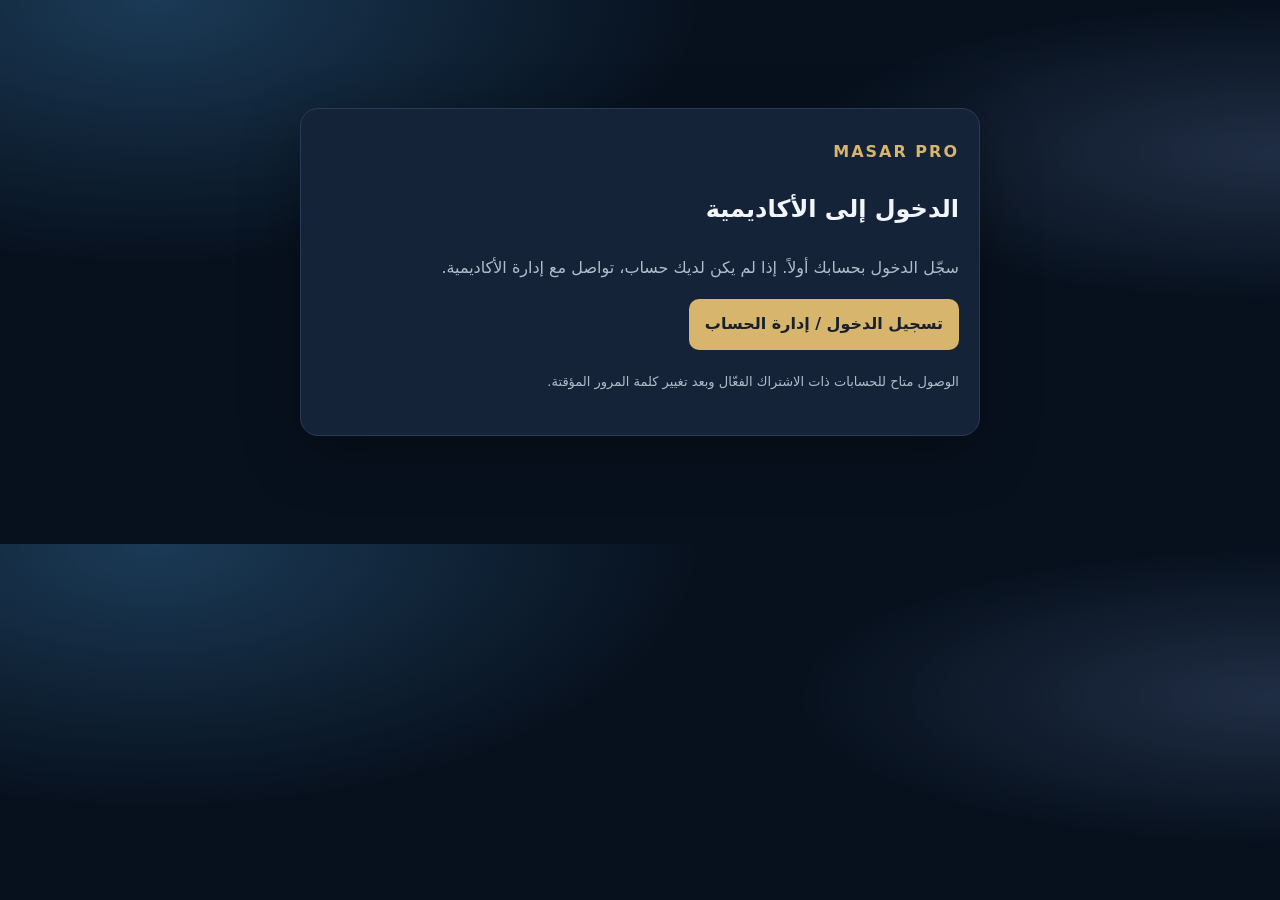
<file: index.html>
<!doctype html>
<html lang="ar" dir="rtl">
<head>
<meta charset="utf-8"><meta name="viewport" content="width=device-width,initial-scale=1">
<meta name="description" content="أكاديمية مسار: منهج عربي منظم لفهم الفوركس والذهب والتحليل وإدارة المخاطر والانضباط.">
<meta name="theme-color" content="#101827">
<link rel="manifest" href="./manifest.webmanifest"><link rel="icon" type="image/svg+xml" href="./assets/masar-icon.svg"><meta name="apple-mobile-web-app-capable" content="yes"><meta name="apple-mobile-web-app-status-bar-style" content="black-translucent"><title>أكاديمية مسار | MASAR Trading Academy</title>
<style>
:root{--bg:#0a111d;--panel:#121e2e;--panel2:#18283c;--line:#2a3c53;--gold:#d8b56c;--gold2:#f0d59c;--text:#f2f5fa;--muted:#b0bdcc;--green:#72d1aa;--red:#f29b91;--blue:#8db8e8;--radius:18px}
*{box-sizing:border-box}html{scroll-behavior:smooth}body{margin:0;background:radial-gradient(circle at 85% 0%,#182a40 0,#0a111d 38rem);color:var(--text);font-family:system-ui,-apple-system,"Segoe UI",Tahoma,sans-serif;line-height:1.85}button,input,select,textarea{font:inherit}button{cursor:pointer}.shell{max-width:1180px;margin:auto;padding:0 20px}.top{border-bottom:1px solid var(--line);background:#0c1522ed;position:sticky;top:0;z-index:10;backdrop-filter:blur(12px)}.topin{display:flex;align-items:center;justify-content:space-between;gap:12px;min-height:68px}.brand{font-weight:900;letter-spacing:2px;color:var(--gold);font-size:18px}.brand small{display:block;color:var(--muted);font-size:10px;letter-spacing:1px;font-weight:600}.nav{display:flex;gap:6px;flex-wrap:wrap}.nav button,.ghost{background:transparent;color:var(--muted);border:1px solid transparent;padding:8px 12px;border-radius:10px}.nav button.active,.nav button:hover,.ghost:hover{border-color:var(--line);color:var(--gold2);background:#17263a}.hero{padding:46px 0 28px}.eyebrow{color:var(--gold);font-size:13px;font-weight:800;letter-spacing:1px}.hero h1{font-size:clamp(30px,5vw,54px);line-height:1.25;margin:10px 0}.hero p{max-width:760px;color:var(--muted);font-size:17px}.gold{color:var(--gold2)}.actions{display:flex;gap:10px;flex-wrap:wrap;margin-top:20px}.btn{background:var(--gold);color:#17202b;border:1px solid var(--gold);padding:10px 17px;border-radius:11px;font-weight:800}.btn:hover{filter:brightness(1.08)}.btn.alt{background:transparent;color:var(--gold2)}.btn:disabled{opacity:.45;cursor:not-allowed}.stats{display:grid;grid-template-columns:repeat(4,1fr);gap:12px;margin:20px 0 30px}.card,.stat{background:linear-gradient(145deg,#152338,#111c2b);border:1px solid var(--line);border-radius:var(--radius);padding:18px}.stat strong{font-size:25px;display:block;color:var(--gold2)}.stat span{font-size:13px;color:var(--muted)}.progress{height:9px;background:#27394f;border-radius:20px;overflow:hidden;margin:12px 0}.progress span{display:block;height:100%;width:0;background:linear-gradient(90deg,#b58d4b,var(--gold2));transition:width .25s}.section{margin:28px 0}.sectionhead{display:flex;align-items:end;justify-content:space-between;gap:10px;margin-bottom:14px}.sectionhead h2{margin:0;font-size:24px}.muted{color:var(--muted)}.small{font-size:13px;color:var(--muted)}.grid{display:grid;grid-template-columns:repeat(3,1fr);gap:13px}.unit{position:relative;overflow:hidden}.unit .num{font-size:12px;color:var(--gold);font-weight:800}.unit h3{font-size:19px;margin:4px 0}.unit p{font-size:14px;color:var(--muted);min-height:52px}.unit .status{font-size:12px;color:var(--green)}.unit.locked{opacity:.7}.pill{display:inline-block;padding:3px 9px;border:1px solid var(--line);border-radius:20px;font-size:12px;color:var(--muted)}.view{display:none}.view.active{display:block}.lessonhead{display:flex;justify-content:space-between;gap:12px;align-items:start}.lessonhead h2{margin:3px 0 10px}.lessonbody{max-width:900px}.lessonbody h3{color:var(--gold2);margin-top:20px}.lessonbody p,.lessonbody li{color:#d4dce7}.lessonbody ul{padding-right:22px}.keybox{background:#1c2c40;border-right:3px solid var(--gold);padding:12px 15px;border-radius:10px;margin:15px 0}.exercise{background:#101b2a;border:1px dashed #61728a;border-radius:12px;padding:15px;margin-top:18px}.quizq{border-bottom:1px solid var(--line);padding:14px 0}.quizq:last-child{border:0}.option{display:block;margin:7px 0;padding:8px 11px;border:1px solid var(--line);border-radius:9px;color:#d7e0eb;cursor:pointer}.option:has(input:checked){border-color:var(--gold);background:#26364a}.option input{accent-color:var(--gold);margin-left:8px}.feedback{margin-top:12px;font-weight:700}.toolgrid{display:grid;grid-template-columns:repeat(2,1fr);gap:14px}.field{margin:10px 0}.field label{display:block;color:var(--muted);font-size:13px;margin-bottom:4px}.field input,.field select,.field textarea{width:100%;background:#0b1421;border:1px solid var(--line);border-radius:9px;color:var(--text);padding:10px}.result{font-size:25px;color:var(--gold2);font-weight:850;margin-top:8px}.tablewrap{overflow:auto}table{width:100%;border-collapse:collapse;min-width:520px}th,td{text-align:right;padding:10px;border-bottom:1px solid var(--line);font-size:14px}th{color:var(--gold2)}.glossary{display:grid;grid-template-columns:repeat(2,1fr);gap:10px}.term{padding:12px;border:1px solid var(--line);border-radius:11px;background:#111d2d}.term b{color:var(--gold2)}.certificate{background:#f5f0e4;color:#17202b;border:8px double #b58d4b;border-radius:8px;padding:30px;text-align:center;max-width:800px;margin:20px auto}.certificate h2{font-size:32px;color:#795a28}.certificate .name{border-bottom:1px solid #9a855e;display:inline-block;min-width:220px;padding:8px}.notice{border:1px solid #725b36;background:#2b2419;padding:14px;border-radius:12px;color:#f0dfbd}.danger{color:var(--red)}footer{border-top:1px solid var(--line);margin-top:40px;padding:25px 0;color:var(--muted);font-size:13px}.hide{display:none!important}
@media(max-width:850px){.grid{grid-template-columns:repeat(2,1fr)}.stats{grid-template-columns:repeat(2,1fr)}.nav{display:flex;order:3;width:100%;overflow-x:auto;flex-wrap:nowrap;padding-bottom:4px}.nav button{flex:0 0 auto;white-space:nowrap}.topin{flex-wrap:wrap;padding:8px 0}.toolgrid{grid-template-columns:1fr}}
.nav button:focus-visible,.btn:focus-visible,.ghost:focus-visible,input:focus-visible,textarea:focus-visible,select:focus-visible{outline:2px solid var(--gold2);outline-offset:2px}@media(max-width:560px){.shell{padding:0 14px}.hero{padding-top:30px}.grid,.glossary{grid-template-columns:1fr}.stats{gap:8px}.stat{padding:12px}.stat strong{font-size:21px}.card{padding:15px}.topin{min-height:60px}.hero p{font-size:15px}}
@media print{body{background:white;color:#111}.top,.no-print,footer{display:none!important}.certificate{display:block!important;box-shadow:none}.view{display:none!important}#certificateView{display:block!important}}

.visual-panel{margin:18px 0 22px;background:linear-gradient(145deg,#13243a,#0e1928);border:1px solid #38506c;border-radius:16px;padding:16px;overflow:hidden}
.visual-panel h3{margin:0 0 6px;color:var(--gold2)}
.visual-panel .visual-desc{color:var(--muted);font-size:14px;margin:0 0 12px}
.visual-canvas{background:#0a1422;border:1px solid #2a3c53;border-radius:12px;padding:10px;overflow-x:auto}
.visual-canvas svg{display:block;width:100%;min-width:280px;max-height:250px}
.visual-legend{display:flex;flex-wrap:wrap;gap:8px;margin-top:10px}
.visual-legend span{font-size:12px;color:var(--muted);border:1px solid var(--line);border-radius:20px;padding:3px 9px}
.lesson-reference{margin-top:14px;overflow-x:auto}
.lesson-reference table{min-width:0;width:100%}
.lesson-reference th,.lesson-reference td{font-size:13px;vertical-align:top}
.lesson-reference th{background:#1a2b40}
.lesson-content-table{margin:14px 0;background:#101c2b;border:1px solid var(--line);border-radius:12px;padding:12px}
.lesson-content-table h4{margin:0 0 8px;color:var(--gold2)}
.lesson-content-table table{min-width:380px}
.lesson-callout{padding:12px 14px;border-right:3px solid var(--green);background:#132a2a;border-radius:10px;margin:12px 0;color:#dceee8;font-size:14px}
@media(max-width:560px){.visual-panel{padding:12px}.visual-canvas{padding:6px}.lesson-reference th,.lesson-reference td{padding:8px}}
.strategy-grid{display:grid;grid-template-columns:repeat(2,minmax(0,1fr));gap:16px;margin:20px 0}.strategy-card{background:linear-gradient(145deg,#152338,#111c2b);border:1px solid var(--line);border-radius:var(--radius);padding:18px}.strategy-card h3{margin:5px 0 8px;color:var(--gold2)}.strategy-meta{display:flex;gap:7px;flex-wrap:wrap;margin:10px 0}.strategy-meta span{font-size:12px;border:1px solid var(--line);border-radius:20px;padding:2px 9px;color:var(--muted)}.strategy-card details{border-top:1px solid var(--line);padding:10px 0}.strategy-card summary{cursor:pointer;color:var(--gold2);font-weight:800}.strategy-card ul{margin:8px 0;padding-right:20px}.strategy-card li{margin:5px 0}.strategy-card .case{background:#0c1725;border:1px solid var(--line);border-radius:10px;padding:10px;margin:8px 0}.strategy-card .case b{color:var(--gold2)}.quiz-option{display:block;margin:8px 0;padding:8px 10px;border:1px solid var(--line);border-radius:10px;background:#0c1725}.quiz-option input{accent-color:var(--gold);margin-left:7px}.strategy-card .small{color:var(--muted)}.stats .stat strong{font-size:22px}.sim-open{color:var(--blue)}.sim-win{color:var(--green)}.sim-loss{color:var(--red)}#coachOutput{margin-top:12px}.coach-item{border-bottom:1px solid var(--line);padding:8px 0}.coach-item:last-child{border:0}@media(max-width:760px){.strategy-grid{grid-template-columns:1fr}.nav button{padding:7px 8px;font-size:13px}}#accessGate{box-shadow:0 18px 60px #0005}#accessGate a:focus-visible{outline:2px solid #f0d59c;outline-offset:3px}</style><link rel="stylesheet" href="./assets/masar-iphone-design.css">
</head>
<body>
<div id="academyApp" class="hide">
<div class="top"><div class="shell topin"><div class="brand">MASAR <small>TRADING ACADEMY · أكاديمية مسار</small></div><nav class="nav" aria-label="التنقل"><button class="active" data-view="home">الرئيسية</button><button data-view="tools">الأدوات</button><button data-view="strategies">مكتبة الاستراتيجيات</button><button data-view="marketlab">مختبر السوق</button><button data-view="simulator">المحاكي والمدرب</button><button data-view="journal">سجل التداول</button><button data-view="glossary">المصطلحات</button><button data-view="plan">خطة 14 يوماً</button><button data-view="mt5course">دورة MT5</button><button onclick="location.href='./account.html'">حسابي</button></nav><button class="ghost" onclick="showView('home')">القائمة الرئيسية</button></div></div>
<header class="shell hero"><div class="eyebrow">منهج تأسيسي · الفوركس والذهب · إدارة المخاطر</div><h1>افهم السوق قبل أن <span class="gold">تخاطر برأس مالك.</span></h1><p>برنامج تعليمي عربي منظم يبدأ بالمفاهيم الأساسية، ويمر بقراءة الأسعار والتحليل، وينتهي ببناء خطة تداول وسجل مراجعة. لا إشارات ولا وعود بأرباح؛ الهدف هو المعرفة والانضباط.</p><div class="actions no-print"><button class="btn" onclick="document.getElementById('curriculum').scrollIntoView({behavior:'smooth'})">ابدأ التعلّم</button><button class="btn alt" onclick="showView('tools')">افتح أدوات إدارة المخاطر</button></div></header>
<main class="shell">
<section id="homeView" class="view active">
<div class="stats"><div class="stat"><strong>10</strong><span>وحدات منهجية</span></div><div class="stat"><strong>50</strong><span>سؤال مراجعة</span></div><div class="stat"><strong id="doneCount">0 / 10</strong><span>الوحدات المكتملة</span></div><div class="stat"><strong id="scoreTop">—</strong><span>نتيجة الاختبار النهائي</span></div></div>
<div class="card"><div style="display:flex;justify-content:space-between;gap:10px"><b>تقدمك في المنهج</b><span id="percent" class="gold">0%</span></div><div class="progress"><span id="progressBar"></span></div><div class="small">يُحفظ تقدم المنهج على هذا الجهاز ويُزامن مع حسابك عند تسجيل الدخول؛ تبقى بيانات الأدوات والسجلات المحلية على الجهاز.</div></div>
<section class="section" id="curriculum"><div class="sectionhead"><h2>المنهج الدراسي</h2><span class="pill">مبتدئ إلى تأسيسي</span></div><p id="unitLockFeedback" class="feedback" role="status" aria-live="polite"></p><div id="unitGrid" class="grid"></div></section>
<div class="notice section"><b>تنبيه تعليمي:</b> تداول الفوركس والعقود ذات الرافعة المالية والذهب قد يؤدي إلى خسارة جزء كبير من رأس المال أو كله. هذا المنهج للتثقيف العام فقط، ولا يمثل نصيحة استثمارية أو توصية تداول أو ضماناً للربح.</div>
<div class="section card"><h2>الاختبار النهائي</h2><p class="muted">اختبار من 10 أسئلة عشوائية من محتوى المنهج. يتطلب إكمال الوحدات العشر، والنجاح من 8 إجابات صحيحة.</p><button class="btn" id="finalExamBtn" onclick="startFinal()">ابدأ الاختبار النهائي</button><div id="finalExam" class="hide"></div></div>
<div class="section card"><h2>شهادة الإتمام</h2><p class="muted">تُتاح بعد إكمال الوحدات العشر واجتياز الاختبار النهائي بنسبة 80% أو أكثر. الشهادة إثبات إتمام تعليمي فقط وليست اعتماداً مهنياً.</p><button class="btn alt" onclick="showCertificate()">عرض الشهادة</button></div>
</section>
<section id="lessonView" class="view"><div class="card"><div class="lessonhead"><div><div id="lessonNumber" class="eyebrow"></div><h2 id="lessonTitle"></h2><p id="lessonIntro" class="muted"></p></div><button class="ghost no-print" onclick="showView('home')">رجوع للمنهج</button></div><section id="lessonVisual" class="visual-panel" aria-label="الرسم التوضيحي للدرس"></section><div id="lessonContent" class="lessonbody"></div><div class="exercise"><b>تطبيق الوحدة</b><p id="exerciseText" class="muted"></p><div id="exerciseInput"></div></div><div class="section"><h3>اختبار الوحدة</h3><p class="small">أجب عن الأسئلة الخمسة. تحتاج إلى 4 إجابات صحيحة على الأقل لاجتياز الوحدة.</p><div id="unitQuiz"></div><button class="btn" onclick="submitUnitQuiz()">تصحيح الاختبار</button><div id="unitFeedback" class="feedback" aria-live="polite"></div></div><div class="actions no-print"><button id="prevUnitBtn" class="btn alt" onclick="prevUnit()">الوحدة السابقة</button><button id="nextUnitBtn" class="btn" onclick="nextUnit()">الوحدة التالية</button></div></div></section>
<section id="strategiesView" class="view">
<div class="sectionhead"><div><h2>مكتبة الاستراتيجيات</h2><p class="muted">ستة أطر تعليمية قابلة للاختبار والتوثيق، وليست إشارات تداول أو ضمانات أداء.</p></div><span class="pill">المرحلة الثانية</span></div>
<div class="card notice"><b>قبل الاستخدام:</b> لا توجد استراتيجية تعمل في كل ظروف السوق. الأمثلة افتراضية، ولا توجد نتائج Backtest موثقة أو بيانات سوق تاريخية مرتبطة بهذه البطاقات. اختبر القواعد على بيانات مناسبة ثم على حساب تجريبي، وأدر المخاطرة بشكل مستقل.</div>
<div id="strategyGrid" class="strategy-grid"></div>
</section>
<section id="marketlabView" class="view">
<div class="sectionhead"><div><h2>مختبر السوق | Market Lab</h2><p class="muted">تدريب تطبيقي على الذهب والسيولة وبنية السوق ومفاهيم SMC/ICT.</p></div><span class="pill">المرحلة الثالثة</span></div>
<div class="card notice"><b>شفافية البيانات:</b> الحالات أدناه سيناريوهات تعليمية اصطناعية وليست لقطات تاريخية أو أسعاراً حقيقية. لا تمثل إشارات تداول، ولا توجد نتائج أداء أو نسب نجاح محسوبة. الهدف اختبار طريقة التفكير قبل الانتقال إلى بيانات تاريخية موثقة.</div>
<div class="sectionhead"><h3>إطار تحليل الذهب XAU/USD</h3><span class="pill">من السياق إلى التنفيذ</span></div>
<div id="goldFramework" class="strategy-grid"></div>
<div class="sectionhead"><h3>مفاهيم السيولة وبنية السوق</h3><span class="pill">قواعد قابلة للتعريف</span></div>
<div id="marketConcepts" class="strategy-grid"></div>
<div class="sectionhead"><div><h3>حالات تطبيقية تفاعلية</h3><p class="muted">اختر القرار الأقرب للقواعد، ثم اقرأ التفسير وحدود السيناريو.</p></div><span class="pill" id="labScore">0 / 5 مكتملة</span></div>
<div id="marketCases" class="strategy-grid"></div>
<div class="card"><h3>بروتوكول اختبار أي فكرة تداول</h3><ol><li>حوّل الفكرة إلى قواعد موضوعية: السوق، الإطار، شروط السياق، الدخول، الوقف، الخروج والإبطال.</li><li>حدد الأداة ومصدر البيانات والمنطقة الزمنية وجودة الأسعار، ثم افحص الفجوات والأخطاء.</li><li>افصل البيانات زمنياً إلى عينة تطوير وعينة تحقق خارجية، ولا تعدّل القواعد على عينة الاختبار.</li><li>أدرج السبريد والعمولة والتمويل والانزلاق، وافحص اختلاف التنفيذ بين الوسطاء.</li><li>سجل كل إشارة مؤهلة، بما فيها الخاسرة والصفقات التي لم تُنفذ، وتجنب اختيار الحالات بعد معرفة النتيجة.</li><li>اعرض عدد الصفقات، متوسط R، التوقع الرياضي، Profit Factor، أقصى Drawdown، وتوزيع النتائج؛ لا تختزل الجودة بنسبة الفوز.</li><li>اختبر متانة القواعد عبر فترات وأنظمة سوق مختلفة، ثم انتقل إلى حساب تجريبي قبل أي مخاطرة فعلية.</li></ol><p class="small">لا يمكن استخراج إحصاءات موثوقة من الحالات الاصطناعية أو من أمثلة منتقاة. يلزم ملف بيانات تاريخية مرخص ومكتمل ومحرك اختبار مضبوط قبل نشر أي أداء.</p></div>
</section>
<section id="toolsView" class="view">
<div class="sectionhead"><h2>أدوات إدارة المخاطر</h2><span class="pill">حسابات تعليمية</span></div>
<div class="toolgrid">
<div class="card"><h3>حاسبة مبلغ المخاطرة</h3><p class="small">تحسب المبلغ الذي يمثل نسبة محددة من رأس المال، ولا تحسب احتمال الخسارة.</p><div class="field"><label>رأس المال (ريال عماني)</label><input id="capital" type="number" min="0" step=".001" value="1000"></div><div class="field"><label>نسبة المخاطرة (%)</label><input id="riskPct" type="number" min="0" max="100" step=".1" value="1"></div><button class="btn" onclick="calcRisk()">احسب</button><div id="riskAmount" class="result">10.000 ر.ع</div><p id="riskNote" class="small">المبلغ النظري المعرض للخطر حسب المدخلات.</p></div>
<div class="card"><h3>حاسبة نسبة العائد إلى المخاطرة</h3><p class="small">قارن المسافة السعرية المستهدفة بمسافة وقف الخسارة.</p><div class="field"><label>المسافة إلى وقف الخسارة</label><input id="stopDist" type="number" min="0" step=".01" value="20"></div><div class="field"><label>المسافة إلى الهدف</label><input id="targetDist" type="number" min="0" step=".01" value="40"></div><button class="btn" onclick="calcRR()">احسب النسبة</button><div id="rrResult" class="result">1 : 2.00</div><p class="small">النسبة لا تعني أن الهدف سيتحقق، ولا تشمل الرسوم أو الانزلاق.</p></div>
<div class="card"><h3>حاسبة أثر الخسائر المتتالية</h3><div class="field"><label>رأس المال الابتدائي (ر.ع)</label><input id="seqCapital" type="number" value="1000" min="0"></div><div class="field"><label>الخسارة في كل صفقة (%) من الرصيد المتبقي</label><input id="seqLoss" type="number" value="2" min="0" max="100" step=".1"></div><div class="field"><label>عدد الخسائر المتتالية</label><input id="seqCount" type="number" value="5" min="0" max="100"></div><button class="btn" onclick="calcSequence()">احسب الأثر</button><div id="seqResult" class="result">903.92 ر.ع</div><p class="small">محاكاة رياضية مبسطة، دون احتساب تكاليف التداول.</p></div>
<div class="card"><h3>قائمة فحص ما قبل الصفقة</h3><p class="small">استخدمها لتقييم الانضباط، لا لإعطاء إشارة دخول.</p><div id="checklist"></div><div id="checkCount" class="result">0 / 7</div><button class="btn alt" onclick="resetChecklist()">إعادة ضبط</button></div>
</div></section>
<section id="simulatorView" class="view">
<div class="sectionhead"><div><h2>محاكي التداول الورقي</h2><p class="muted">تدريب بلا أموال حقيقية أو اتصال بوسيط أو أسعار مباشرة.</p></div><span class="pill">المرحلة الرابعة</span></div>
<div class="card notice"><b>طريقة الحساب:</b> أدخل قيمة حركة السعر لكل وحدة بعملة الحساب (ر.ع) وفق مواصفات أداتك. صافي النتيجة = فرق السعر × الكمية × معامل التحويل − التكاليف. هذا محاكي إدخال يدوي، وليس محرك تنفيذ سوقي أو محاكاة سبريد لحظية. راجع قيمة النقطة والعقد لدى وسيطك.</div>
<div class="toolgrid">
<div class="card"><h3>1. إعداد صفقة افتراضية</h3>
<div class="field"><label>الأداة</label><input id="simAsset" value="XAU/USD" maxlength="24"></div>
<div class="field"><label>الاتجاه</label><select id="simSide"><option value="long">شراء / Long</option><option value="short">بيع / Short</option></select></div>
<div class="field"><label>سعر الدخول</label><input id="simEntry" type="number" min="0" step="any" placeholder="مثال: 2300"></div>
<div class="field"><label>وقف الخسارة</label><input id="simStop" type="number" min="0" step="any"></div>
<div class="field"><label>الهدف المخطط</label><input id="simTarget" type="number" min="0" step="any"></div>
<div class="field"><label>الكمية / الوحدات</label><input id="simQty" type="number" min="0" step="any" value="1"></div>
<div class="field"><label>قيمة حركة السعر لكل وحدة (ر.ع)</label><input id="simFactor" type="number" min="0" step="any" value="1"></div>
<div class="field"><label>تكاليف الدخول التقديرية (ر.ع)</label><input id="simCosts" type="number" min="0" step="any" value="0"></div><p class="small">أدخل تكاليف فتح الصفقة هنا؛ أدخل تكاليف الإغلاق الفعلية عند إغلاق الصفقة. قيمة الحركة لكل وحدة يجب أن تكون محوّلة إلى الريال العماني.</p>
<div class="field"><label>ملاحظات الخطة</label><textarea id="simPlan" rows="2" maxlength="500" placeholder="السياق، شرط الدخول، الإبطال..."></textarea></div>
<button class="btn" onclick="previewPaperTrade()">تحليل الصفقة قبل فتحها</button><div id="simPreview" class="result" aria-live="polite">أدخل بيانات الصفقة لحساب المخاطرة والعائد النظري.</div>
<button class="btn alt" onclick="openPaperTrade()">فتح صفقة افتراضية</button>
</div>
<div class="card"><h3>2. إغلاق الصفقة الافتراضية</h3>
<p class="small">أدخل سعر الخروج الفعلي الافتراضي. لا تُغلق الصفقة عند مستوى غير متحقق لمجرد أن السعر لامسه في الرسم.</p>
<div class="field"><label>رقم الصفقة المفتوحة</label><select id="simOpenSelect"><option value="">لا توجد صفقات مفتوحة</option></select></div>
<div class="field"><label>سعر الخروج</label><input id="simExit" type="number" min="0" step="any"></div>
<div class="field"><label>تكاليف الإغلاق الإضافية (ر.ع)</label><input id="simCloseCosts" type="number" min="0" step="any" value="0"></div>
<button class="btn" onclick="closePaperTrade()">إغلاق الصفقة وحفظ النتيجة</button>
<div id="simCloseFeedback" class="small" aria-live="polite"></div>
</div></div>
<div class="sectionhead"><h3>لوحة الأداء الافتراضي</h3><span class="pill">محفوظ محلياً</span></div>
<div id="simStats" class="stats"></div>
<div class="card"><div class="sectionhead"><h3>سجل المحاكي</h3><div class="actions"><button class="btn alt" onclick="exportPaperTrades()">تصدير CSV</button><button class="ghost" onclick="clearPaperTrades()">مسح بيانات المحاكي</button></div></div><div id="simTrades" class="tablewrap"></div></div>
<div class="card"><h3>نسخ احتياطي واستعادة البيانات</h3><p class="small">صدّر نسخة تشمل تقدم المنهج وسجل التداول ومختبر السوق والمحاكي. الملف يحتوي بياناتك التعليمية المحلية؛ احتفظ به في مكان آمن ولا تشاركه.</p><div class="actions"><button class="btn alt" onclick="exportMasarBackup()">تنزيل نسخة احتياطية كاملة</button><button class="ghost" onclick="document.getElementById('backupFile').click()">استعادة من ملف JSON</button><input id="backupFile" type="file" accept=".json,application/json" hidden onchange="importMasarBackup(event)"></div><p id="backupStatus" class="small" aria-live="polite"></p><p class="small">الاستعادة تستبدل البيانات المحلية الحالية بالمحتوى الموجود في النسخة بعد التحقق منها. صدّر نسخة حديثة أولاً.</p></div>
<div class="card"><h3>3. المدرب الذكي التعليمي | MASAR Coach</h3><p class="small">مدرب قواعد محلي: يراجع اتساق المدخلات والمخاطرة وسلوك التنفيذ. ليس نموذج ذكاء اصطناعي متصلاً بخادم، ولا يقدم توقعات أو إشارات.</p>
<div class="field"><label>ما الذي حدث في الصفقة أو ما القرار الذي تريد مراجعته؟</label><textarea id="coachText" rows="3" maxlength="1200" placeholder="صف قرارك، سبب الدخول، الالتزام بالخطة، وما الذي أقلقك..."></textarea></div>
<button class="btn" onclick="runMasarCoach()">راجع قراري</button><div id="coachOutput" class="card" aria-live="polite">سيظهر هنا تحليل تعليمي من قواعد واضحة.</div></div>
<div class="card"><h3>4. تقييم الانضباط الشخصي</h3><p class="small">قيّم كل بند بعد جلسة التدريب. الدرجة ليست قياساً للربحية.</p><div id="disciplineQuiz"></div><button class="btn" onclick="gradeDiscipline()">احسب تقييم الانضباط</button><div id="disciplineResult" class="result" aria-live="polite">لم يُحتسب التقييم بعد.</div></div>
</section>
<section id="journalView" class="view"><div class="sectionhead"><h2>سجل التداول التدريبي</h2><span class="pill">محاكاة أو مراجعة تاريخية</span></div><div class="card"><p class="muted">سجل قراراتك لتقييم الالتزام بالخطة. لا تدخل بيانات حساسة أو معلومات حسابك لدى وسيط.</p><div class="toolgrid"><div class="field"><label>الأداة (مثال: EUR/USD أو XAU/USD)</label><input id="jAsset" placeholder="XAU/USD"></div><div class="field"><label>التاريخ</label><input id="jDate" type="date"></div><div class="field"><label>نوع الصفقة</label><select id="jSide"><option>شراء</option><option>بيع</option><option>تجريبية / بدون تنفيذ</option></select></div><div class="field"><label>نتيجة الصفقة (ر.ع، موجب أو سالب)</label><input id="jResult" type="number" step=".001" placeholder="0"></div><div class="field"><label>سبب الفكرة وشروطها</label><textarea id="jReason" rows="2"></textarea></div><div class="field"><label>ماذا تعلمت؟</label><textarea id="jLearn" rows="2"></textarea></div></div><button class="btn" onclick="addJournal()">حفظ السجل على هذا الجهاز</button></div><div class="card section"><div class="sectionhead"><h3>السجلات المحفوظة</h3><div class="actions"><button class="btn alt" onclick="exportJournal()">تصدير CSV</button><button class="ghost" onclick="clearJournal()">مسح السجل</button></div></div><div id="journalList" class="tablewrap"></div></div></section>
<section id="glossaryView" class="view"><div class="sectionhead"><h2>قاموس المصطلحات</h2><span class="pill">مرجع سريع</span></div><div class="field"><input id="glossSearch" placeholder="ابحث عن مصطلح..." oninput="renderGlossary()"></div><div id="glossary" class="glossary"></div></section>
<section id="mt5courseView" class="view"><div class="sectionhead"><div><h2 id="mt5CourseTitle">دورة MetaTrader 5 العملية</h2><p id="mt5CourseIntro" class="muted"></p></div><span class="pill" id="mt5CourseProgress">0 / 12 مكتملة</span></div><div class="card notice">هذه دورة تعليمية على حساب Demo فقط. لا تشارك بيانات الدخول، ولا يلزم فتح صفقات لإكمال الدروس.</div><div class="grid" id="mt5CourseLessons"></div><section class="card section" id="mt5CourseExam"><h3>الاختبار الختامي</h3><p class="muted">10 أسئلة؛ النجاح من 8 إجابات صحيحة. يلزم إكمال الدروس الاثني عشر أولاً.</p><div id="mt5CourseExamQuestions"></div><button class="btn" id="mt5CourseExamSubmit">تصحيح الاختبار</button><p id="mt5CourseExamFeedback" class="feedback" role="status"></p></section></section><section id="planView" class="view"><div class="sectionhead"><h2>خطة تعلّم لمدة 14 يوماً</h2><span class="pill">30–60 دقيقة يومياً</span></div><div id="planGrid" class="grid"></div></section>
<section id="certificateView" class="view"><div class="certificate" id="certificate"><div style="letter-spacing:4px;color:#96723b;font-weight:900">MASAR TRADING ACADEMY</div><h2>شهادة إتمام تعليمية</h2><p style="color:#5e5a50">تشهد أكاديمية مسار بأن المتعلم</p><div class="name" id="certName">اسم المتعلم</div><p style="color:#5e5a50">قد أكمل المنهج التأسيسي في فهم الفوركس والذهب وإدارة المخاطر</p><h3 id="certDate" style="color:#795a28"></h3><p style="font-size:12px;color:#625b4f">هذه شهادة إتمام ذاتية صادرة عن المنصة التعليمية، وليست اعتماداً مهنياً أو ترخيصاً مالياً.</p></div><div class="card no-print"><div class="field"><label>اسم المتعلم الذي يظهر في الشهادة</label><input id="learnerName" placeholder="اكتب الاسم"></div><button class="btn" onclick="printCertificate()">طباعة / حفظ PDF</button><button class="btn alt" onclick="showView('home')">رجوع</button><p id="certStatus" class="small"></p></div></section>
</main>
<footer><div class="shell"><b>أكاديمية مسار | MASAR Trading Academy</b><p>محتوى تثقيفي عام فقط. لا يقدم الموقع نصائح استثمارية شخصية أو توصيات شراء وبيع أو إدارة أموال الغير. لا توجد نتائج مضمونة. تحقّق دائماً من فهمك للمخاطر وشروط الوسيط والجهة الرقابية المختصة قبل اتخاذ أي قرار.</p><p>تقدم المنهج يُزامن مع حسابك عند الاتصال، بينما تُحفظ بيانات الأدوات والسجلات المحلية في المتصفح. قد يؤدي مسح بيانات المتصفح إلى فقدان البيانات المحلية التي لم تُصدّر.</p></div></footer>
<script src="./assets/masar-unit-access.js"></script>
<script>
let units = [];;

let lessonVisuals = [];;
function renderLessonVisual(index){const v=lessonVisuals[index];const host=document.getElementById("lessonVisual");if(!host||!v)return;host.innerHTML='<h3>الرسم التعليمي: '+v.title+'</h3><p class="visual-desc">'+v.desc+'</p><div class="visual-canvas">'+v.svg+'</div><div class="visual-legend">'+v.legend.map(x=>'<span>'+x+'</span>').join('')+'</div><div class="lesson-reference"><table><thead><tr>'+v.rows[0].map(x=>'<th>'+x+'</th>').join('')+'</tr></thead><tbody>'+v.rows.slice(1).map(row=>'<tr>'+row.map(cell=>'<td>'+cell+'</td>').join('')+'</tr>').join('')+'</tbody></table></div><div class="lesson-callout">تذكّر: الرسم وسيلة لفهم المفهوم، وليس إشارة تداول أو توقعاً لحركة السعر.</div>';}

let strategyLibrary = [];;
function renderStrategies(){
 const host=document.getElementById("strategyGrid");if(!host)return;
 host.innerHTML=strategyLibrary.map((s,i)=>{
  return '<article class="strategy-card"><div class="eyebrow">الاستراتيجية '+String(i+1).padStart(2,"0")+'</div><h3>'+escapeHtml(s.name)+'</h3><div class="strategy-meta"><span>'+escapeHtml(s.type)+'</span><span>'+escapeHtml(s.timeframe)+'</span></div><p>'+escapeHtml(s.logic)+'</p><details><summary>شروط التطبيق وإدارة الصفقة</summary><ul><li><b>السوق والإطار:</b> '+escapeHtml(s.market)+'؛ '+escapeHtml(s.timeframe)+'</li><li><b>الدخول:</b> '+escapeHtml(s.entry)+'</li><li><b>الخروج:</b> '+escapeHtml(s.exit)+'</li><li><b>الإبطال:</b> '+escapeHtml(s.invalid)+'</li><li><b>وقف الخسارة:</b> '+escapeHtml(s.stop)+'</li><li><b>إدارة المخاطر:</b> '+escapeHtml(s.risk)+'</li></ul></details><div class="actions"><button class="btn" onclick="openStrategyReplay(\''+s.id+'\')">جرّب الاستراتيجية في المحاكي</button></div><details><summary>مثال افتراضي ناجح وآخر خاسر</summary><div class="case"><b>سيناريو يحقق الشروط:</b><p>'+escapeHtml(s.win)+'</p></div><div class="case"><b>سيناريو يفشل:</b><p>'+escapeHtml(s.loss)+'</p></div></details><details><summary>تمرين عملي واختبار ذاتي</summary><p>'+escapeHtml(s.practice)+'</p><p><b>'+escapeHtml(s.quiz)+'</b></p>'+s.answers.map((a,k)=>'<label class="quiz-option"><input type="radio" name="strategy_'+s.id+'" value="'+k+'"> '+escapeHtml(a)+'</label>').join('')+'<button class="btn alt" onclick="checkStrategyQuiz(\''+s.id+'\')">تحقق من الإجابة</button><span id="strategyFeedback_'+s.id+'" class="small" aria-live="polite"></span></details><p class="small">لا توجد نتائج أداء موثقة لهذه الاستراتيجية في المنصة حالياً. اختبر القواعد بعد التكاليف وعلى بيانات خارج العينة، ثم بحساب تجريبي.</p></article>';
 }).join('');
}
function checkStrategyQuiz(id){const s=strategyLibrary.find(x=>x.id===id);const picked=document.querySelector('input[name="strategy_'+id+'"]:checked');const out=document.getElementById("strategyFeedback_"+id);if(!picked){out.textContent=" اختر إجابة أولاً.";return}out.textContent=Number(picked.value)===s.correct?" إجابة صحيحة.":" ليست الإجابة الصحيحة؛ راجع شروط الاستراتيجية.";out.style.color=Number(picked.value)===s.correct?"var(--green)":"var(--red)"}

let goldFramework = [];;
let marketConcepts = [];;
let marketCases = [];;
function renderMarketLab(){
const gf=document.getElementById("goldFramework"),mc=document.getElementById("marketConcepts"),host=document.getElementById("marketCases");if(!gf||!mc||!host)return;
gf.innerHTML=goldFramework.map(x=>'<article class="strategy-card"><h3>'+escapeHtml(x.title)+'</h3><p>'+escapeHtml(x.body)+'</p><p class="small"><b>قاعدة عملية:</b> '+escapeHtml(x.rule)+'</p></article>').join("");
mc.innerHTML=marketConcepts.map(x=>'<article class="strategy-card"><h3>'+escapeHtml(x.title)+'</h3><p>'+escapeHtml(x.body)+'</p><p class="small"><b>قاعدة عملية:</b> '+escapeHtml(x.rule)+'</p></article>').join("");
host.innerHTML=marketCases.map((x,i)=>'<article class="strategy-card"><div class="eyebrow">تمرين '+(i+1)+'</div><h3>'+escapeHtml(x.title)+'</h3><p>'+escapeHtml(x.setup)+'</p><p><b>'+escapeHtml(x.question)+'</b></p>'+x.options.map((o,k)=>'<label class="quiz-option"><input type="radio" name="lab_'+x.id+'" value="'+k+'"> '+escapeHtml(o)+'</label>').join('')+'<button class="btn alt" onclick="answerMarketCase(\''+x.id+'\')">تحقق من القرار</button><div id="labFeedback_'+x.id+'" class="small" aria-live="polite"></div></article>').join("");
updateMarketLabScore();
}
function readMarketLabProgress(){try{const x=JSON.parse(localStorage.getItem("masar_marketlab_v1")||"{}");return x&&typeof x==="object"?x:{}}catch(e){return {}}}
function answerMarketCase(id){const c=marketCases.find(x=>x.id===id),picked=document.querySelector('input[name="lab_'+id+'"]:checked'),out=document.getElementById("labFeedback_"+id);if(!c||!out)return;if(!picked){out.textContent="اختر إجابة أولاً.";return}const ok=Number(picked.value)===c.correct,p=readMarketLabProgress();p[id]={answer:Number(picked.value),correct:ok,at:new Date().toISOString()};let saved=true;try{localStorage.setItem("masar_marketlab_v1",JSON.stringify(p))}catch(e){saved=false}out.innerHTML=(ok?'<b style="color:var(--green)">قرار صحيح.</b> ':'<b style="color:var(--red)">راجع القاعدة.</b> ')+escapeHtml(c.why)+(saved?"":" تعذر حفظ المحاولة على هذا الجهاز؛ تحقق من مساحة التخزين.");updateMarketLabScore()}
function updateMarketLabScore(){const p=readMarketLabProgress(),done=marketCases.filter(c=>p[c.id]&&Number.isInteger(p[c.id].answer)).length,correct=marketCases.filter(c=>p[c.id]&&p[c.id].correct===true).length,el=document.getElementById("labScore");if(el)el.textContent=done+" / "+marketCases.length+" مكتملة · "+correct+" صحيحة"}


let disciplineItems = [];;
function paperLoad(){try{const x=JSON.parse(localStorage.getItem("masar_paper_v1")||"[]");return Array.isArray(x)?x.filter(t=>t&&typeof t.id==="string"&&typeof t.asset==="string"&&["open","closed"].includes(t.status)&&Number.isFinite(t.entry)&&Number.isFinite(t.qty)&&Number.isFinite(t.factor)).slice(-500):[]}catch(e){return []}}
let paperTrades=paperLoad();
function paperSave(){try{localStorage.setItem("masar_paper_v1",JSON.stringify(paperTrades));return true}catch(e){alert("تعذر حفظ المحاكي محلياً؛ صدّر السجل إن كان متاحاً وتحقق من مساحة المتصفح.");return false}}
function simInputs(){const v=id=>document.getElementById(id).value;return {asset:v("simAsset").trim().slice(0,24),side:v("simSide"),entry:Number(v("simEntry")),stop:Number(v("simStop")),target:Number(v("simTarget")),qty:Number(v("simQty")),factor:Number(v("simFactor")),costs:Number(v("simCosts")),plan:v("simPlan").trim().slice(0,500)}}
function validateSim(x){if(!x.asset)return "أدخل اسم الأداة.";if(!["long","short"].includes(x.side))return "اتجاه الصفقة غير صحيح.";if(![x.entry,x.stop,x.target,x.qty,x.factor,x.costs].every(Number.isFinite)||x.entry<=0||x.stop<=0||x.target<=0||x.qty<=0||x.factor<=0||x.costs<0)return "أدخل أسعاراً وكميات ومعامل تحويل موجبة وتكاليف غير سالبة.";if(x.side==="long"&&(x.stop>=x.entry||x.target<=x.entry))return "في الشراء يجب أن يكون الوقف أسفل الدخول والهدف أعلاه.";if(x.side==="short"&&(x.stop<=x.entry||x.target>=x.entry))return "في البيع يجب أن يكون الوقف أعلى الدخول والهدف أسفله.";return ""}
function simRisk(x){return Math.abs(x.entry-x.stop)*x.qty*x.factor}
function simReward(x){return Math.abs(x.target-x.entry)*x.qty*x.factor}
function simPreviewMetrics(x){const risk=simRisk(x),reward=simReward(x),riskAtStop=risk+x.costs,rewardAtTarget=reward-x.costs;return {risk,reward,riskAtStop,rewardAtTarget,rrAfterCosts:rewardAtTarget/riskAtStop}}
function previewPaperTrade(){const x=simInputs(),err=validateSim(x),el=document.getElementById("simPreview");if(err){el.textContent=err;return}const m=simPreviewMetrics(x);el.innerHTML="الخسارة النظرية قبل التكاليف: <b>"+m.risk.toFixed(3)+" ر.ع</b><br>الخسارة التقديرية عند الوقف بعد تكاليف الدخول: <b>"+m.riskAtStop.toFixed(3)+" ر.ع</b><br>الربح النظري عند الهدف قبل التكاليف: <b>"+m.reward.toFixed(3)+" ر.ع</b><br>الربح التقديري عند الهدف بعد تكاليف الدخول: <b>"+m.rewardAtTarget.toFixed(3)+" ر.ع</b><br>العائد إلى المخاطرة بعد تكاليف الدخول: <b>1 : "+m.rrAfterCosts.toFixed(2)+"</b><p class='small'>لا تشمل هذه المعاينة تكاليف الإغلاق التي ستدخلها عند إغلاق الصفقة. يفترض الحساب تنفيذ السعر المحدد دون فجوة أو انزلاق إضافي؛ وقد تكون الخسارة الفعلية أكبر.</p>"+(m.rewardAtTarget<=0?"<p class='small'>تنبيه: تكاليف الدخول المدخلة تساوي الربح النظري عند الهدف أو تتجاوزه.</p>":"")}
function openPaperTrade(){const x=simInputs(),err=validateSim(x);if(err){document.getElementById("simPreview").textContent=err;return}if(paperTrades.filter(t=>t.status==="open").length>=20){alert("الحد الأقصى 20 صفقة مفتوحة في المحاكي.");return}const t={...x,id:"P"+Date.now().toString(36)+Math.random().toString(36).slice(2,6),status:"open",openedAt:new Date().toISOString(),exit:null,closeCosts:0,pnl:null};paperTrades.push(t);if(!paperSave()){paperTrades.pop();return}renderPaperTrades();document.getElementById("simCloseFeedback").textContent="تم فتح الصفقة الافتراضية وحفظها محلياً."}
function closePaperTrade(){const id=document.getElementById("simOpenSelect").value,t=paperTrades.find(x=>x.id===id&&x.status==="open"),exit=Number(document.getElementById("simExit").value),extra=Number(document.getElementById("simCloseCosts").value);const out=document.getElementById("simCloseFeedback");if(!t){out.textContent="اختر صفقة مفتوحة.";return}if(!Number.isFinite(exit)||exit<=0||!Number.isFinite(extra)||extra<0){out.textContent="أدخل سعر خروج موجباً وتكاليف غير سالبة.";return}const direction=t.side==="long"?1:-1,gross=(exit-t.entry)*direction*t.qty*t.factor;t.exit=exit;t.closeCosts=extra;t.pnl=gross-t.costs-extra;t.status="closed";t.closedAt=new Date().toISOString();if(!paperSave()){t.status="open";t.exit=null;t.closeCosts=0;t.pnl=null;delete t.closedAt;return}out.textContent="أغلقت الصفقة. صافي النتيجة: "+t.pnl.toFixed(3)+" ر.ع.";document.getElementById("simExit").value="";renderPaperTrades()}
function paperMetrics(){const closed=paperTrades.filter(t=>t.status==="closed"&&Number.isFinite(t.pnl)).slice().sort((a,b)=>String(a.closedAt||"").localeCompare(String(b.closedAt||""))),wins=closed.filter(t=>t.pnl>0),losses=closed.filter(t=>t.pnl<0),net=closed.reduce((s,t)=>s+t.pnl,0),grossWin=wins.reduce((s,t)=>s+t.pnl,0),grossLoss=Math.abs(losses.reduce((s,t)=>s+t.pnl,0)),fees=closed.reduce((s,t)=>s+(Number(t.costs)||0)+(Number(t.closeCosts)||0),0);let peak=0,equity=0,maxDD=0,lossStreak=0,maxLossStreak=0;closed.forEach(t=>{equity+=t.pnl;peak=Math.max(peak,equity);maxDD=Math.max(maxDD,peak-equity);lossStreak=t.pnl<0?lossStreak+1:0;maxLossStreak=Math.max(maxLossStreak,lossStreak)});return {closed,wins,losses,net,grossWin,grossLoss,fees,avgWin:wins.length?grossWin/wins.length:0,avgLoss:losses.length?grossLoss/losses.length:0,maxLossStreak,winRate:closed.length?wins.length/closed.length*100:0,expectancy:closed.length?net/closed.length:0,pf:closed.length?(grossLoss?grossWin/grossLoss:(grossWin>0?null:0)):null,maxDD,open:paperTrades.filter(t=>t.status==="open").length}}
function renderPaperTrades(){const m=paperMetrics(),stats=document.getElementById("simStats");if(!stats)return;stats.innerHTML=[["صفقات مغلقة",m.closed.length],["صفقات مفتوحة",m.open],["نسبة الصفقات الرابحة",m.winRate.toFixed(1)+"%"],["صافي النتائج",m.net.toFixed(3)+" ر.ع"],["متوسط الصفقة",m.expectancy.toFixed(3)+" ر.ع"],["متوسط الرابحة / الخاسرة",m.avgWin.toFixed(3)+" / "+m.avgLoss.toFixed(3)],["إجمالي التكاليف",m.fees.toFixed(3)+" ر.ع"],["Profit Factor",m.pf===null?"غير متاح*":m.pf.toFixed(2)],["أقصى تراجع من قمة السجل",m.maxDD.toFixed(3)+" ر.ع"],["أطول سلسلة خسائر",m.maxLossStreak]].map(x=>'<div class="stat"><strong>'+x[1]+'</strong><span>'+x[0]+'</span></div>').join("")+(m.pf===null?'<p class="small">* لا توجد صفقات مغلقة كافية أو لا توجد خسائر مغلقة لحساب Profit Factor؛ هذا لا يعني أن الاستراتيجية خالية من المخاطر.</p>':"");
const rows=paperTrades.slice().reverse();document.getElementById("simTrades").innerHTML=rows.length?'<table><thead><tr><th>المعرف</th><th>الأداة</th><th>الاتجاه</th><th>الدخول / الخروج</th><th>الحالة</th><th>الصافي ر.ع</th></tr></thead><tbody>'+rows.map(t=>'<tr><td>'+escapeHtml(t.id)+'</td><td>'+escapeHtml(t.asset)+'</td><td>'+ (t.side==="long"?"شراء":"بيع")+'</td><td>'+t.entry+' / '+(t.exit??"—")+'</td><td class="'+(t.status==="open"?"sim-open":"")+'">'+(t.status==="open"?"مفتوحة":"مغلقة")+'</td><td class="'+(t.pnl>0?"sim-win":t.pnl<0?"sim-loss":"")+'">'+(t.pnl===null?"—":t.pnl.toFixed(3))+'</td></tr>').join("")+'</tbody></table>':'<p class="muted">لا توجد صفقات افتراضية محفوظة.</p>';
const sel=document.getElementById("simOpenSelect"),old=sel.value,open=paperTrades.filter(t=>t.status==="open");sel.innerHTML='<option value="">اختر صفقة مفتوحة</option>'+open.map(t=>'<option value="'+escapeHtml(t.id)+'">'+escapeHtml(t.id+" · "+t.asset+" · "+(t.side==="long"?"شراء":"بيع"))+'</option>').join("");if(open.some(t=>t.id===old))sel.value=old}
function exportPaperTrades(){const cols=["id","asset","side","entry","stop","target","qty","factor","costs","exit","closeCosts","pnl","status","openedAt","closedAt","plan"];const rows=[cols,...paperTrades.map(t=>cols.map(k=>t[k]??""))];const csv=rows.map(r=>r.map(v=>{let s=String(v);if(/^[=+@-]/.test(s))s="'"+s;return '"'+s.replace(/"/g,'""')+'"'}).join(",")).join("\n");downloadFile("masar-paper-trades.csv","\ufeff"+csv,"text/csv;charset=utf-8")}
function clearPaperTrades(){if(!confirm("حذف جميع صفقات المحاكي المحفوظة على هذا الجهاز؟"))return;const old=paperTrades;paperTrades=[];if(!paperSave()){paperTrades=old;return}renderPaperTrades()}
function runMasarCoach(){const raw=document.getElementById("coachText").value.trim(),out=document.getElementById("coachOutput"),x=simInputs(),issues=[];if(raw.length<12){out.textContent="اكتب وصفاً أوضح للقرار (12 حرفاً على الأقل) حتى تكون المراجعة مفيدة.";return}if(validateSim(x))issues.push("بيانات الصفقة في النموذج غير مكتملة؛ لا يمكن تقييم مخاطرتها حسابياً.");else{if(x.costs>simRisk(x)*.25)issues.push("التكاليف المقدرة تتجاوز 25% من مخاطرة الوقف؛ تحقق من السبريد والعمولة وقيمة الحركة.");if(simReward(x)/simRisk(x)<1)issues.push("العائد النظري إلى المخاطرة أقل من 1:1؛ قارن ذلك بقواعدك ونتائج اختبار موثوق.");if(!x.plan)issues.push("لم تكتب خطة أو شرط إبطال؛ دوّنها قبل فتح الصفقة.");}
if(/ضاعف|انتقام|تعويض|بدون وقف|أحرك الوقف|خسرت.*أرجع/.test(raw))issues.push("الوصف يتضمن مؤشراً محتملاً على سلوك اندفاعي أو كسر قواعد المخاطرة؛ توقف وراجع حدودك قبل أي تنفيذ.");
if(/خبر|تضخم|وظائف|فائدة|قرار البنك/.test(raw))issues.push("ذكرت حدثاً اقتصادياً؛ راجع توقيته والسبريد والانزلاق وحدود التداول وقت الأخبار.");
if(/خفت|متوتر|غاضب|قلق|منفعل/.test(raw))issues.push("ذكرت حالة انفعالية؛ تجنب التداول حتى تستعيد القدرة على اتباع الخطة.");
const advice=issues.length?issues:["لم تظهر مخالفة واضحة من النص والمدخلات المتاحة. هذا لا يثبت جودة الصفقة أو وجود أفضلية إحصائية."];
out.innerHTML='<b>مراجعة تعليمية أولية</b>'+advice.map(s=>'<div class="coach-item">'+escapeHtml(s)+'</div>').join("")+'<p class="small">هذه مراجعة محلية قائمة على قواعد وكلمات مفتاحية، وليست ذكاءً اصطناعياً توليدياً أو نصيحة مالية. قد تخطئ في فهم السياق.</p>'}
function renderDiscipline(){const host=document.getElementById("disciplineQuiz");if(host)host.innerHTML=disciplineItems.map((x,i)=>'<label class="quiz-option"><input type="checkbox" id="discipline_'+i+'"> '+escapeHtml(x)+'</label>').join("")}
function gradeDiscipline(){const n=disciplineItems.filter((x,i)=>document.getElementById("discipline_"+i).checked).length;const out=document.getElementById("disciplineResult");out.textContent="تقييم الالتزام الذاتي: "+n+" / 7 ("+Math.round(n/7*100)+"%). "+(n===7?"جميع بنود قائمتك معلّمة؛ استمر في توثيق التنفيذ.":n>=5?"راجع البنود غير المحددة قبل الجلسة القادمة.":"لا تبدأ محاكاة جديدة قبل معالجة البنود الأساسية.");}


const MASAR_BACKUP_KEYS=["masar_v2","masar_paper_v1","masar_marketlab_v1"];
function exportMasarBackup(){const data={app:"MASAR Trading Academy",schema:1,exportedAt:new Date().toISOString(),data:{}};MASAR_BACKUP_KEYS.forEach(k=>{const raw=localStorage.getItem(k);if(raw!==null){try{data.data[k]=JSON.parse(raw)}catch(e){}}});const blob=new Blob([JSON.stringify(data,null,2)],{type:"application/json;charset=utf-8"}),url=URL.createObjectURL(blob),a=document.createElement("a");a.href=url;a.download="masar-backup-"+new Date().toISOString().slice(0,10)+".json";a.click();URL.revokeObjectURL(url);document.getElementById("backupStatus").textContent="تم تجهيز النسخة الاحتياطية من البيانات المتاحة على هذا المتصفح."}
function validateMasarBackup(x){if(!x||x.app!=="MASAR Trading Academy"||x.schema!==1||!x.data||typeof x.data!=="object"||Array.isArray(x.data))return "صيغة الملف أو إصداره غير مدعوم.";if(Object.keys(x.data).some(k=>!MASAR_BACKUP_KEYS.includes(k)))return "يحتوي الملف على مفاتيح بيانات غير معروفة.";if(x.data.masar_v2!==undefined){const v=x.data.masar_v2;if(!v||typeof v!=="object"||!Array.isArray(v.completed)||!Array.isArray(v.journal))return "بيانات المنهج غير صالحة."}if(x.data.masar_paper_v1!==undefined&&!Array.isArray(x.data.masar_paper_v1))return "بيانات المحاكي غير صالحة.";if(x.data.masar_marketlab_v1!==undefined&&(!x.data.masar_marketlab_v1||typeof x.data.masar_marketlab_v1!=="object"||Array.isArray(x.data.masar_marketlab_v1)))return "بيانات المختبر غير صالحة.";return ""}
async function importMasarBackup(ev){const file=ev.target.files&&ev.target.files[0],out=document.getElementById("backupStatus");if(!file)return;if(file.size>5*1024*1024){out.textContent="حجم الملف يتجاوز الحد المسموح (5 MB).";ev.target.value="";return}try{const parsed=JSON.parse(await file.text()),err=validateMasarBackup(parsed);if(err){out.textContent=err;return}if(!confirm("سيتم استبدال بيانات MASAR المحلية الموجودة حالياً. هل تريد المتابعة؟"))return;const previous={};MASAR_BACKUP_KEYS.forEach(k=>previous[k]=localStorage.getItem(k));try{MASAR_BACKUP_KEYS.forEach(k=>{if(Object.prototype.hasOwnProperty.call(parsed.data,k))localStorage.setItem(k,JSON.stringify(parsed.data[k]));else localStorage.removeItem(k)});state=loadState();paperTrades=paperLoad();renderProgress();renderUnits();renderPaperTrades();renderJournal();renderMarketLab();out.textContent="تمت استعادة البيانات. أعد تحميل الصفحة إذا لم يظهر تحديث في أحد الأقسام."}catch(e){MASAR_BACKUP_KEYS.forEach(k=>{if(previous[k]===null)localStorage.removeItem(k);else localStorage.setItem(k,previous[k])});out.textContent="تعذرت الاستعادة؛ أُعيدت البيانات المحلية السابقة."}}catch(e){out.textContent="تعذر قراءة الملف. تأكد أنه نسخة MASAR JSON سليمة."}finally{ev.target.value=""}}

let glossaryItems = [];;
let plan = [];;
let state=loadState(),currentUnit=0,quizAnswers={},finalQuestions=[];
function loadState(){const fallback={completed:[],scores:{},finalScore:null,journal:[]};try{const raw=JSON.parse(localStorage.getItem("masar_v2")||"null");if(!raw||typeof raw!=="object")return fallback;const completed=Array.isArray(raw.completed)?raw.completed.filter(x=>Number.isInteger(x)&&x>=0&&x<10):[];const scores=raw.scores&&typeof raw.scores==="object"&&!Array.isArray(raw.scores)?raw.scores:{};const cleanScores={};for(let i=0;i<10;i++){const n=Number(scores[i]);if(Number.isFinite(n)&&n>=0&&n<=5)cleanScores[i]=Math.floor(n)}const finalScore=Number.isInteger(raw.finalScore)&&raw.finalScore>=0&&raw.finalScore<=10?raw.finalScore:null;const journal=Array.isArray(raw.journal)?raw.journal.filter(x=>x&&typeof x==="object"&&typeof x.asset==="string"&&typeof x.date==="string").slice(-500):[];return {completed:[...new Set(completed)],scores:cleanScores,finalScore,journal}}catch(e){return fallback}}
function saveState(){try{localStorage.setItem("masar_v2",JSON.stringify(state));renderProgress();return true}catch(e){alert("تعذر حفظ التقدم على هذا الجهاز. تحقق من مساحة التخزين أو إعدادات المتصفح.");return false}}
function showView(name){document.querySelectorAll(".view").forEach(x=>x.classList.remove("active"));let el=document.getElementById(name+"View");if(el)el.classList.add("active");document.querySelectorAll(".nav button").forEach(b=>b.classList.toggle("active",b.dataset.view===name));window.scrollTo({top:0,behavior:"smooth"});if(name==="strategies")renderStrategies();if(name==="marketlab")renderMarketLab();if(name==="simulator"){renderPaperTrades();renderDiscipline()}if(name==="journal")renderJournal();if(name==="glossary")renderGlossary();if(name==="plan")renderPlan()}
document.querySelectorAll(".nav button").forEach(b=>b.addEventListener("click",()=>showView(b.dataset.view)));
function renderProgress(){let n=state.completed.length,p=Math.round(n/units.length*100);document.getElementById("doneCount").textContent=n+" / 10";document.getElementById("percent").textContent=p+"%";document.getElementById("progressBar").style.width=p+"%";document.getElementById("scoreTop").textContent=state.finalScore===null?"—":state.finalScore+"/10";document.getElementById("finalExamBtn").disabled=n!==10}
 function unitUnlocked(index){return MASARUnitAccess.isUnlocked(index,state.completed,units.length)}
 function renderUnits(){document.getElementById("unitGrid").innerHTML=units.map((u,i)=>{const unlocked=unitUnlocked(i),completed=state.completed.includes(i);return '<article class="card unit '+(unlocked?"":"locked")+'"><div class="num">الوحدة '+(i+1).toString().padStart(2,"0")+'</div><h3>'+u.title+'</h3><p>'+u.intro+'</p><div class="status">'+(completed?"✓ مكتملة · النتيجة "+state.scores[i]+"/5":unlocked?"درس + تطبيق + اختبار":"🔒 مقفلة · اجتز الوحدة السابقة")+'</div><div class="actions"><button class="btn" '+(unlocked?"":"disabled")+' onclick="openUnit('+i+')">'+(completed?"مراجعة الوحدة":unlocked?"ابدأ الوحدة":"مقفل")+'</button></div></article>'}).join("")}
 function openUnit(i){if(!unitUnlocked(i)){const feedback=document.getElementById("unitLockFeedback");if(feedback)feedback.textContent="أكمل الوحدات السابقة واجتز اختبار كل وحدة بنتيجة 4/5 على الأقل لفتح هذا الدرس.";return false}const index=i;renderLessonVisual(index);currentUnit=index;const lockFeedback=document.getElementById("unitLockFeedback");if(lockFeedback)lockFeedback.textContent="";document.getElementById("prevUnitBtn").disabled=currentUnit===0;document.getElementById("nextUnitBtn").disabled=currentUnit===units.length-1||!state.completed.includes(currentUnit)||!unitUnlocked(currentUnit+1);quizAnswers={};let u=units[currentUnit];document.getElementById("lessonNumber").textContent="الوحدة "+(index+1)+" من "+units.length;document.getElementById("lessonTitle").textContent=u.title;document.getElementById("lessonIntro").textContent=u.intro;document.getElementById("lessonContent").innerHTML=u.content.map(c=>'<h3>'+c[0]+'</h3><p>'+c[1]+'</p>').join("")+'<div class="keybox"><b>الخلاصة:</b> '+u.key+'</div>';document.getElementById("exerciseText").textContent=u.exercise;document.getElementById("exerciseInput").innerHTML='<textarea id="exerciseAnswer" rows="3" placeholder="دوّن إجابتك أو ملاحظاتك هنا..." style="width:100%;background:#0b1421;border:1px solid var(--line);border-radius:9px;color:var(--text);padding:10px"></textarea><p class="small">ملاحظات التطبيق تبقى على جهازك إذا حفظتها باستخدام زر حفظ ملاحظتي.</p><button class="btn alt" onclick="saveExercise()">حفظ ملاحظتي</button>';document.getElementById("exerciseAnswer").value=localStorage.getItem("masar_ex_"+index)||"";document.getElementById("unitQuiz").innerHTML=u.quiz.map((q,j)=>'<div class="quizq"><b>'+(j+1)+'. '+q[0]+'</b>'+q[1].map((a,k)=>'<label class="option"><input type="radio" name="uq'+j+'" value="'+k+'"> '+a+'</label>').join("")+'</div>').join("");document.getElementById("unitFeedback").textContent="";showView("lesson");return true}
function saveExercise(){try{localStorage.setItem("masar_ex_"+currentUnit,document.getElementById("exerciseAnswer").value);localStorage.setItem("masar_ex_updated_"+currentUnit,String(Date.now()));document.getElementById("unitFeedback").textContent="تم حفظ ملاحظتك على هذا الجهاز.";document.getElementById("unitFeedback").style.color="var(--green)"}catch(e){document.getElementById("unitFeedback").textContent="تعذر حفظ الملاحظة على هذا الجهاز؛ تحقق من مساحة التخزين.";document.getElementById("unitFeedback").style.color="var(--red)"}}
 function submitUnitQuiz(){let q=units[currentUnit].quiz,score=0,missing=0;q.forEach((x,j)=>{let v=document.querySelector('input[name="uq'+j+'"]:checked');if(!v)missing++;else if(Number(v.value)===x[2])score++});if(missing){document.getElementById("unitFeedback").textContent="أجب عن جميع الأسئلة الخمسة أولاً.";document.getElementById("unitFeedback").style.color="var(--red)";return}const passed=MASARUnitAccess.isPassingScore(score,q.length,4);state.scores[currentUnit]=Math.max(Number(state.scores[currentUnit])||0,score);if(passed&&!state.completed.includes(currentUnit))state.completed.push(currentUnit);saveState();renderUnits();document.getElementById("nextUnitBtn").disabled=currentUnit===units.length-1||!state.completed.includes(currentUnit)||!unitUnlocked(currentUnit+1);document.getElementById("unitFeedback").textContent="نتيجتك: "+score+"/"+q.length+". "+(passed?"اجتزت الوحدة بنجاح.":"لم تصل إلى 4/5. راجع الشرح وحاول مرة أخرى.");document.getElementById("unitFeedback").style.color=passed?"var(--green)":"var(--red)"}
 function nextUnit(){if(!state.completed.includes(currentUnit)){const out=document.getElementById("unitFeedback");out.textContent="لا يمكنك الانتقال قبل اجتياز اختبار الوحدة بنتيجة 4/5 على الأقل.";out.style.color="var(--red)";document.getElementById("nextUnitBtn").disabled=true;return}if(currentUnit<units.length-1)openUnit(currentUnit+1)}function prevUnit(){if(currentUnit>0)openUnit(currentUnit-1)}
function calcRisk(){let c=Number(document.getElementById("capital").value),p=Number(document.getElementById("riskPct").value),out=document.getElementById("riskAmount");if(!Number.isFinite(c)||!Number.isFinite(p)||c<0||p<0||p>100){out.textContent="تحقق من القيم";return}out.textContent=(c*p/100).toFixed(3)+" ر.ع";document.getElementById("riskNote").textContent="النسبة "+p+"% من رأس المال. هذا حد حسابي افتراضي وليس توصية لتحديد مخاطرتك."}
function calcRR(){let s=Number(document.getElementById("stopDist").value),t=Number(document.getElementById("targetDist").value);document.getElementById("rrResult").textContent=Number.isFinite(s)&&Number.isFinite(t)&&s>0&&t>=0?"1 : "+(t/s).toFixed(2):"أدخل مسافات صحيحة"}
function calcSequence(){let c=Number(document.getElementById("seqCapital").value),p=Number(document.getElementById("seqLoss").value),n=Number(document.getElementById("seqCount").value);if(!Number.isFinite(c)||!Number.isFinite(p)||!Number.isFinite(n)||c<0||p<0||p>100||n<0||!Number.isInteger(n)||n>100){document.getElementById("seqResult").textContent="تحقق من القيم: عدد الخسائر يجب أن يكون عدداً صحيحاً بين 0 و100.";return}document.getElementById("seqResult").textContent=(c*Math.pow(1-p/100,n)).toFixed(3)+" ر.ع"}
const checks=["أفهم مواصفات الأداة والعقد","حددت سبب الفكرة وشرط إبطالها","حسبت التعرض والتكاليف المحتملة","المخاطرة ضمن حدود خطتي","لا توجد أخبار أو ظروف تنفيذ لم أقيّمها","لن أضاعف الصفقة لتعويض خسارة","أنا هادئ وقادر على الالتزام بالخطة"];
function renderChecklist(){document.getElementById("checklist").innerHTML=checks.map((x,i)=>'<label class="option"><input type="checkbox" onchange="updateCheck()"> '+x+'</label>').join("");updateCheck()}
function updateCheck(){let n=document.querySelectorAll("#checklist input:checked").length;document.getElementById("checkCount").textContent=n+" / 7"}
function resetChecklist(){document.querySelectorAll("#checklist input").forEach(x=>x.checked=false);updateCheck()}
function startFinal(){if(state.completed.length!==10)return;let pool=units.flatMap((u,i)=>u.quiz.map(q=>({q:q[0],opts:q[1],a:q[2],unit:i})));finalQuestions=[];while(finalQuestions.length<10){let x=pool[Math.floor(Math.random()*pool.length)];if(!finalQuestions.some(y=>y.q===x.q))finalQuestions.push(x)}document.getElementById("finalExam").classList.remove("hide");document.getElementById("finalExam").innerHTML=finalQuestions.map((q,i)=>'<div class="quizq"><b>'+(i+1)+'. '+q.q+'</b>'+q.opts.map((o,j)=>'<label class="option"><input type="radio" name="fq'+i+'" value="'+j+'"> '+o+'</label>').join("")+'</div>').join("")+'<button class="btn" onclick="gradeFinal()">اعتماد الإجابات</button><div id="finalFeedback" class="feedback"></div>'}
function gradeFinal(){let score=0,miss=0;finalQuestions.forEach((q,i)=>{let v=document.querySelector('input[name="fq'+i+'"]:checked');if(!v)miss++;else if(Number(v.value)===q.a)score++});if(miss){document.getElementById("finalFeedback").textContent="أجب عن جميع الأسئلة.";return}state.finalScore=Math.max(Number(state.finalScore)||0,score);saveState();document.getElementById("finalFeedback").textContent="النتيجة: "+score+"/10. "+(score>=8?"اجتزت الاختبار النهائي. أصبحت الشهادة متاحة.":"لم تحقق درجة النجاح (8/10). راجع الوحدات ثم أعد المحاولة.");document.getElementById("finalFeedback").style.color=score>=8?"var(--green)":"var(--red)"}
function showCertificate(){showView("certificate");let ok=state.completed.length===10&&state.finalScore>=8;document.getElementById("certStatus").textContent=ok?"مؤهل لعرض شهادة الإتمام.":"الشهادة غير متاحة بعد: أكمل الوحدات العشر واجتز الاختبار النهائي بدرجة 8/10.";document.getElementById("certificate").style.opacity=ok?"1":".45";document.getElementById("certDate").textContent=new Date().toLocaleDateString("ar-OM")}
function printCertificate(){if(!(state.completed.length===10&&state.finalScore>=8)){alert("أكمل الوحدات العشر واجتز الاختبار النهائي أولاً.");return}let n=document.getElementById("learnerName").value.trim();if(!n){alert("اكتب اسم المتعلم أولاً.");return}document.getElementById("certName").textContent=n;window.print()}
function addJournal(){let asset=document.getElementById("jAsset").value.trim(),date=document.getElementById("jDate").value,resultField=document.getElementById("jResult").value;if(!asset||!date){alert("أدخل الأداة والتاريخ.");return}if(resultField.trim()!==""&&!Number.isFinite(Number(resultField))){alert("أدخل نتيجة رقمية صحيحة.");return}state.journal.push({asset,date,side:document.getElementById("jSide").value,result:Number(document.getElementById("jResult").value)||0,reason:document.getElementById("jReason").value,learn:document.getElementById("jLearn").value});saveState();renderJournal();["jAsset","jResult","jReason","jLearn"].forEach(id=>document.getElementById(id).value="")}
function renderJournal(){let a=state.journal||[];document.getElementById("journalList").innerHTML=a.length?'<table><thead><tr><th>التاريخ</th><th>الأداة</th><th>النوع</th><th>النتيجة (ر.ع)</th><th>المراجعة</th></tr></thead><tbody>'+a.slice().reverse().map(x=>'<tr><td>'+escapeHtml(x.date)+'</td><td>'+escapeHtml(x.asset)+'</td><td>'+escapeHtml(x.side)+'</td><td>'+Number(x.result).toFixed(3)+'</td><td>'+escapeHtml(x.learn||"—")+'</td></tr>').join("")+'</tbody></table>':'<p class="muted">لا توجد سجلات بعد.</p>'}
function escapeHtml(s){return String(s).replace(/[&<>"']/g,c=>({"&":"&amp;","<":"&lt;",">":"&gt;",'"':"&quot;","'":"&#39;"}[c]))}
function exportJournal(){let rows=[["date","asset","side","result_OMR","reason","lesson"],...(state.journal||[]).map(x=>[x.date,x.asset,x.side,x.result,x.reason,x.learn])];let csv=rows.map(r=>r.map(v=>{let value=String(v??"");if(typeof v==="string"&&/^\\s*[=+@-]/.test(value))value="'"+value;return '"'+value.replace(/"/g,'""')+'"'}).join(",")).join("\n");downloadFile("masar-trading-journal.csv","\ufeff"+csv,"text/csv;charset=utf-8")}
function clearJournal(){if(confirm("هل تريد حذف جميع السجلات المحفوظة على هذا الجهاز؟")){state.journal=[];saveState();renderJournal()}}
function downloadFile(name,data,type){let b=new Blob([data],{type}),u=URL.createObjectURL(b),a=document.createElement("a");a.href=u;a.download=name;a.click();setTimeout(()=>URL.revokeObjectURL(u),1000)}
function renderGlossary(){let s=(document.getElementById("glossSearch").value||"").toLowerCase();document.getElementById("glossary").innerHTML=glossaryItems.filter(x=>(x[0]+" "+x[1]).toLowerCase().includes(s)).map(x=>'<div class="term"><b>'+x[0]+'</b><div class="small">'+x[1]+'</div></div>').join("")||'<p class="muted">لا توجد نتائج.</p>'}
function renderPlan(){document.getElementById("planGrid").innerHTML=plan.map(x=>'<div class="card"><div class="eyebrow">'+x[0]+'</div><h3>'+x[1]+'</h3><p class="muted">'+x[2]+'</p></div>').join("")}
if("serviceWorker" in navigator && location.protocol!=="file:"){window.addEventListener("load",()=>navigator.serviceWorker.register("./sw.js").catch(()=>{}))}
window.masarReloadProgressFromStorage=function(){state=loadState();paperTrades=paperLoad()};
window.masarInitialize=function(data){
 units=data.units;
 lessonVisuals=data.lessonVisuals;
 strategyLibrary=data.strategyLibrary;
 goldFramework=data.goldFramework;
 marketConcepts=data.marketConcepts;
 marketCases=data.marketCases;
 disciplineItems=data.disciplineItems;
 glossaryItems=data.glossaryItems;
 plan=data.plan;
 renderStrategies();renderPaperTrades();renderDiscipline();document.getElementById("jDate").value=new Date().toISOString().slice(0,10);renderProgress();renderUnits();renderChecklist();calcRisk();calcRR();calcSequence();
};
</script></div>
<section id="accessGate" style="max-width:680px;margin:12vh auto;padding:28px 20px;background:#152338;border:1px solid #2a3c53;border-radius:18px;color:#f2f5fa;font-family:system-ui,Tahoma,sans-serif;line-height:1.9">
<div style="color:#d8b56c;font-weight:900;letter-spacing:2px">MASAR PRO</div><h1>الدخول إلى الأكاديمية</h1>
<p id="gateMessage" style="color:#b0bdcc">جارٍ التحقق من الحساب والاشتراك…</p>
<a id="gateAccountLink" href="./account.html" style="display:inline-block;background:#d8b56c;color:#17202b;padding:10px 16px;border-radius:10px;font-weight:800;text-decoration:none">تسجيل الدخول / إدارة الحساب</a>
<p style="color:#b0bdcc;font-size:13px;margin-top:20px">الوصول متاح للحسابات ذات الاشتراك الفعّال وبعد تغيير كلمة المرور المؤقتة.</p></section>
<script src="./assets/masar-config.js"></script>
<script src="./assets/masar-auth-session.js"></script>
<script src="./assets/masar-progress-sync.js"></script>
<script>
(async()=>{
 const gate=document.getElementById("accessGate"),app=document.getElementById("academyApp"),message=document.getElementById("gateMessage"),cfg=window.MASAR_CONFIG||{};
 if(!sessionStorage.getItem("masar_auth_session")){message.textContent="سجّل الدخول بحسابك أولاً. إذا لم يكن لديك حساب، تواصل مع إدارة الأكاديمية.";return}
 try{
   let session=await window.MASARAuthSession.getValidSession();
   const base=cfg.supabaseUrl.replace(/\/$/,""),headers={apikey:cfg.supabaseAnonKey,"Content-Type":"application/json"};
   const access=await window.MASARAuthSession.authorizedFetch(base+"/functions/v1/masar-access-check",{method:"POST",headers,body:"{}"});
  const accessData=await access.json().catch(()=>({}));
  if(!access.ok)throw new Error(accessData.error==="password_change_required"?"غيّر كلمة المرور المؤقتة من صفحة الحساب قبل دخول الأكاديمية.":accessData.error==="subscription_inactive"?"اشتراكك غير فعّال أو انتهت مدته. تواصل مع الإدارة للتجديد.":"تعذر التحقق من صلاحية الحساب. سجّل الدخول مجدداً.");
  message.textContent="تم التحقق من الاشتراك. جارٍ تحميل المحتوى المحمي…";
   const content=await window.MASARAuthSession.authorizedFetch(base+"/functions/v1/masar-content",{method:"POST",headers,body:"{}"});
  const data=await content.json().catch(()=>({}));
  if(!content.ok)throw new Error(data.error==="subscription_inactive"?"انتهى اشتراكك أو لا يوجد اشتراك فعّال.": "تعذر تحميل المحتوى المحمي. حاول تسجيل الدخول مجدداً.");
  try{
    session=await window.MASARAuthSession.getValidSession();
    if(window.MASARProgressSync)await window.MASARProgressSync.initialize(session.access_token);
  }catch(syncError){console.warn("MASAR progress sync unavailable",syncError);if(window.MASARProgressSync?.showError)window.MASARProgressSync.showError(syncError.message)}
  if(typeof window.masarReloadProgressFromStorage==="function")window.masarReloadProgressFromStorage();
  if(typeof window.masarReloadStrategyProgress==="function")window.masarReloadStrategyProgress();
  if(typeof window.masarReloadCurriculumLabProgress==="function")window.masarReloadCurriculumLabProgress();
  window.__masarPendingContent=data;
  window.masarInitialize(data);
  gate.classList.add("hide");app.classList.remove("hide");
 }catch(e){message.textContent=e.message}
})();</script>
<script src="./assets/curriculum-lab.js"></script>
<script src="./assets/masar-mt5.js"></script><script src="./assets/masar-mt5-course.js"></script>
<script src="./assets/masar-strategy-sim.js"></script></body></html>
</file>
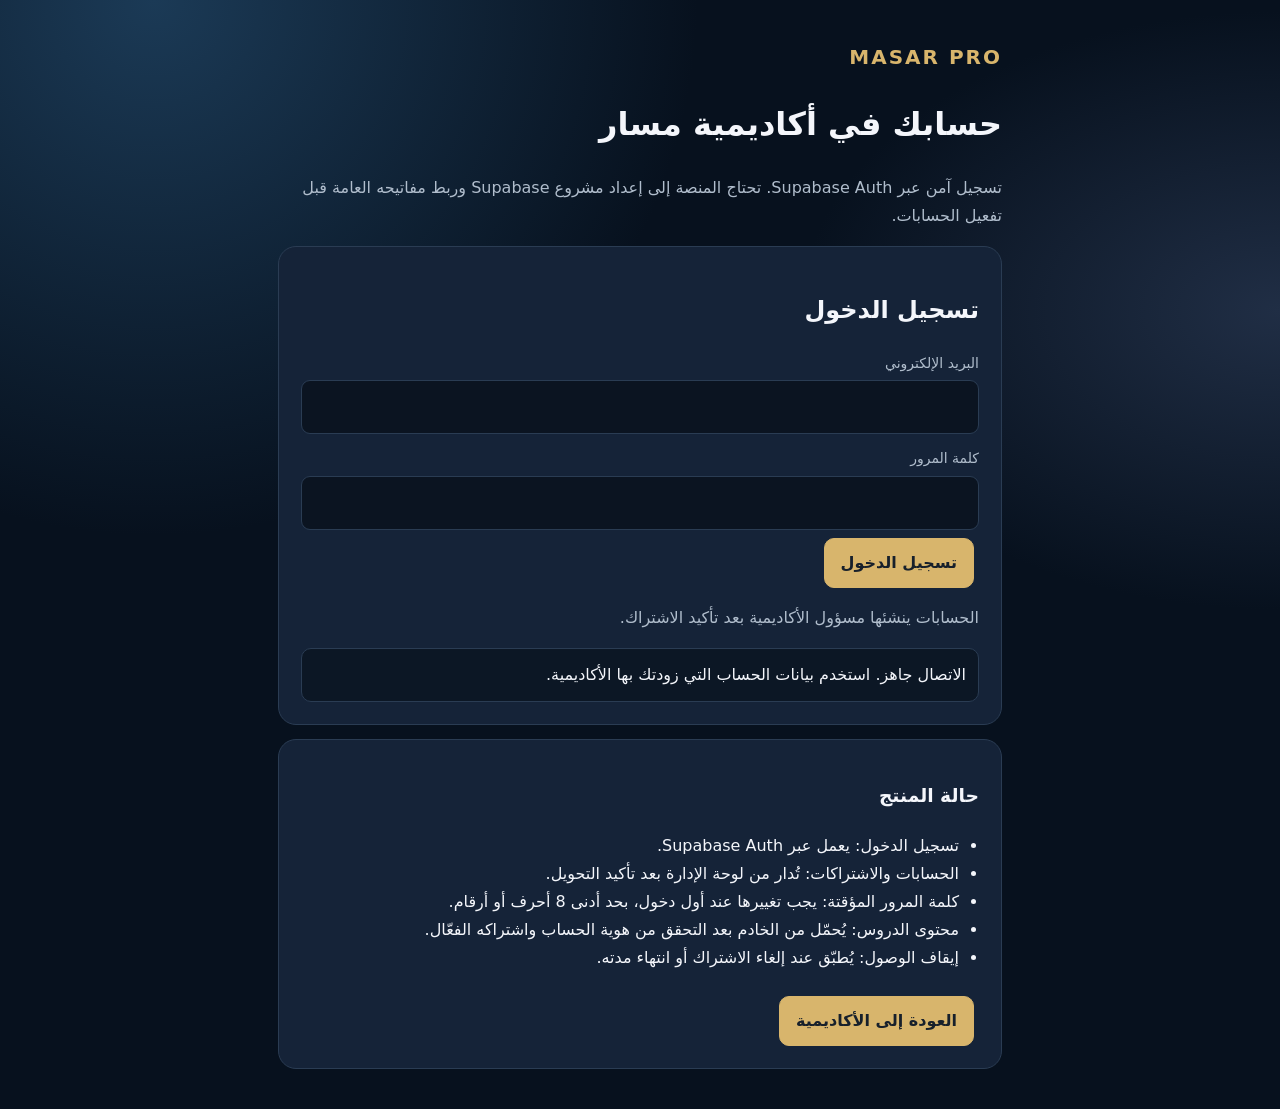
<file: account.html>
<!doctype html>
<html lang="ar" dir="rtl">
<head>
<meta charset="utf-8"><meta name="viewport" content="width=device-width,initial-scale=1">
<meta name="theme-color" content="#101827"><meta name="robots" content="noindex,nofollow"><title>حساب MASAR PRO | أكاديمية مسار</title>
<style>
:root{color-scheme:dark;--bg:#0a111d;--panel:#152338;--line:#2a3c53;--gold:#d8b56c;--text:#f2f5fa;--muted:#b0bdcc;--green:#72d1aa;--red:#f29b91}*{box-sizing:border-box}body{margin:0;background:radial-gradient(circle at 80% 0%,#182a40,#0a111d 42rem);color:var(--text);font-family:system-ui,-apple-system,"Segoe UI",Tahoma,sans-serif;line-height:1.8}.wrap{max-width:760px;margin:40px auto;padding:0 18px}.panel{background:var(--panel);border:1px solid var(--line);border-radius:18px;padding:22px;margin:14px 0}.brand{color:var(--gold);font-weight:900;letter-spacing:2px}.muted,.hint{color:var(--muted)}label{display:block;margin:12px 0 5px;color:var(--muted);font-size:14px}input{width:100%;padding:12px;border-radius:9px;border:1px solid var(--line);background:#0b1421;color:var(--text);font:inherit}button,.link{display:inline-block;padding:10px 16px;border-radius:10px;border:1px solid var(--gold);background:var(--gold);color:#17202b;font:inherit;font-weight:800;cursor:pointer;text-decoration:none;margin:8px 5px 0 0}.secondary{background:transparent;color:var(--gold)}button:disabled{opacity:.5;cursor:not-allowed}.status{padding:12px;border-radius:10px;background:#0c1725;border:1px solid var(--line);white-space:pre-wrap}.good{color:var(--green)}.bad{color:var(--red)}.hide{display:none!important}a{color:var(--gold)}small{color:var(--muted)}ul{padding-right:20px}
</style>
<link rel="stylesheet" href="./assets/masar-iphone-design.css">
</head>
<body><main class="wrap">
<div class="brand">MASAR PRO</div><h1>حسابك في أكاديمية مسار</h1><p class="muted">تسجيل آمن عبر Supabase Auth. تحتاج المنصة إلى إعداد مشروع Supabase وربط مفاتيحه العامة قبل تفعيل الحسابات.</p>
<section class="panel" id="configPanel"><h2>إعداد الاتصال</h2><p>لم يتم إعداد اتصال المنصة بعد. أنشئ مشروع Supabase، شغّل ملف قاعدة البيانات الموضح في دليل النشر، ثم أدخل Project URL وPublishable/Anon Key في ملف <code>assets/masar-config.js</code>.</p><p class="hint">المفتاح العام فقط مسموح في المتصفح. لا تضع Service Role Key أو أسرار الدفع هنا مطلقاً.</p></section>
<section class="panel hide" id="authPanel"><div id="signedOut">
<h2>تسجيل الدخول</h2><label for="email">البريد الإلكتروني</label><input id="email" type="email" autocomplete="email" required>
<label for="password">كلمة المرور</label><input id="password" type="password" autocomplete="current-password" minlength="8" required>
<button id="loginBtn">تسجيل الدخول</button>
<p class="hint">الحسابات ينشئها مسؤول الأكاديمية بعد تأكيد الاشتراك.</p></div>
<div id="changePasswordPanel" class="hide"><h2>تعيين كلمة المرور الجديدة</h2><p class="hint">هذه أول مرة تدخل فيها. اختر كلمة مرور خاصة بك قبل متابعة الأكاديمية.</p><label for="newPassword">كلمة المرور الجديدة</label><input id="newPassword" type="password" minlength="8" autocomplete="new-password"><small>8 أحرف أو أرقام على الأقل.</small><label for="confirmPassword">تأكيد كلمة المرور</label><input id="confirmPassword" type="password" minlength="8" autocomplete="new-password"><button id="savePasswordBtn">حفظ كلمة المرور والمتابعة</button><div id="passwordMessage" class="status" role="status" aria-live="polite"></div></div>
<div id="signedIn" class="hide"><h2>ملف الحساب</h2><p>البريد: <b id="userEmail"></b></p><p>معرّف الحساب: <code id="userId"></code></p><div class="status"><b>العضوية:</b> <span id="planStatus">جارٍ التحقق…</span><p id="periodEnd" class="hint"></p></div><p class="hint">يتم التحقق من صلاحية الوصول من الخادم عند فتح الأكاديمية. الدفع والتحصيل ما زالا يداران يدوياً بعد تأكيد التحويل.</p><a class="link" href="./index.html">دخول الأكاديمية</a><a class="link hide" id="adminLink" href="./admin.html">لوحة إدارة المشتركين</a><button class="secondary" id="logoutBtn">تسجيل الخروج</button></div>
<div id="message" class="status" role="status" aria-live="polite">الاتصال غير نشط.</div>
</section>
<section class="panel"><h3>حالة المنتج</h3><ul><li>تسجيل الدخول: يعمل عبر Supabase Auth.</li><li>الحسابات والاشتراكات: تُدار من لوحة الإدارة بعد تأكيد التحويل.</li><li>كلمة المرور المؤقتة: يجب تغييرها عند أول دخول، بحد أدنى 8 أحرف أو أرقام.</li><li>محتوى الدروس: يُحمّل من الخادم بعد التحقق من هوية الحساب واشتراكه الفعّال.</li><li>إيقاف الوصول: يُطبّق عند إلغاء الاشتراك أو انتهاء مدته.</li></ul><a class="link" href="./index.html">العودة إلى الأكاديمية</a></section>
</main>
<script src="./assets/masar-config.js"></script>
<script src="./assets/masar-auth-session.js"></script>
<script>
const cfg=window.MASAR_CONFIG||{},$=id=>document.getElementById(id),authSession=window.MASARAuthSession;let session=null,user=null;
const msg=(s,kind="")=>{$("message").textContent=s;$("message").className="status "+kind};
function ready(){return /^https:\/\//.test(cfg.supabaseUrl||"")&&typeof cfg.supabaseAnonKey==="string"&&cfg.supabaseAnonKey.length>20}
async function api(path,method="GET",body=null,token=null){const headers={"apikey":cfg.supabaseAnonKey,"Content-Type":"application/json"};let r;if(token){session=await authSession.getValidSession();headers.Authorization="Bearer "+session.access_token;r=await authSession.authorizedFetch(cfg.supabaseUrl.replace(/\/$/,"")+"/auth/v1/"+path,{method,headers,...(body?{body:JSON.stringify(body)}:{})})}else r=await fetch(cfg.supabaseUrl.replace(/\/$/,"")+"/auth/v1/"+path,{method,headers,...(body?{body:JSON.stringify(body)}:{})});const data=await r.json().catch(()=>({}));if(!r.ok)throw new Error(data.msg||data.message||data.error_description||data.error||"تعذر تنفيذ الطلب ("+r.status+")");return data}
async function adminCall(action){session=await authSession.getValidSession();const r=await authSession.authorizedFetch(cfg.supabaseUrl.replace(/\/$/,"")+"/functions/v1/masar-admin-users",{method:"POST",headers:{apikey:cfg.supabaseAnonKey,"Content-Type":"application/json"},body:JSON.stringify({action})});if(!r.ok)throw Error("not_admin");return r.json()}

function mustChange(){return !!(user&&user.app_metadata&&user.app_metadata.must_change_password)}
function showSession(){const signed=!!session,change=signed&&mustChange();$("signedOut").classList.toggle("hide",signed);$("changePasswordPanel").classList.toggle("hide",!change);$("signedIn").classList.toggle("hide",!signed||change);if(signed&&!change){$("userEmail").textContent=user.email||"";$("userId").textContent=user.id;loadSubscription();adminCall("whoami").then(()=>$("adminLink").classList.remove("hide")).catch(()=>$("adminLink").classList.add("hide"))}else $("adminLink").classList.add("hide") }
async function loadSubscription(){try{session=await authSession.getValidSession();const url=cfg.supabaseUrl.replace(/\/$/,"")+"/rest/v1/subscriptions?select=status,current_period_end&user_id=eq."+encodeURIComponent(user.id)+"&order=created_at.desc&limit=1";const r=await authSession.authorizedFetch(url,{headers:{apikey:cfg.supabaseAnonKey}});if(!r.ok)throw new Error("تعذر قراءة حالة العضوية");const rows=await r.json(),sub=rows[0],valid=sub&&sub.status==="active"&&(!sub.current_period_end||Date.parse(sub.current_period_end)>Date.now());$("planStatus").textContent=valid?"MASAR PRO — فعّال":"مجاني — لا يوجد اشتراك PRO فعّال";$("periodEnd").textContent=valid?(sub.current_period_end?"ينتهي في: "+new Date(sub.current_period_end).toLocaleString("ar-OM"):"وصول دائم — لا يوجد تاريخ انتهاء"):"";}catch(e){$("planStatus").textContent="تعذر التحقق من الاشتراك";msg(e.message,"bad")}}
async function persistAuth(data){if(!data.access_token||!data.refresh_token||!data.user)throw new Error("لم يتم إصدار جلسة. تحقق من تأكيد البريد الإلكتروني.");session=authSession.accept(data);user=data.user;showSession();msg("تم تسجيل الدخول بنجاح. بيانات التقدم محفوظة في مساحة مستقلة لهذا الحساب.","good")}
$("savePasswordBtn").onclick=async()=>{const p=$("newPassword").value,confirmPass=$("confirmPassword").value;try{if(p.length<8)throw Error("كلمة المرور يجب أن تكون 8 خانات على الأقل.");if(!/[a-z]/.test(p)||!/[A-Z]/.test(p)||!/[0-9]/.test(p))throw Error("استخدم حرفاً إنجليزياً كبيراً وحرفاً صغيراً ورقماً واحداً على الأقل.");if(p!==confirmPass)throw Error("كلمتا المرور غير متطابقتين.");$("savePasswordBtn").disabled=true;$("passwordMessage").textContent="جارٍ حفظ كلمة المرور…";session=await authSession.getValidSession();const changed=await authSession.authorizedFetch(cfg.supabaseUrl.replace(/\/$/,"")+"/functions/v1/masar-change-password",{method:"POST",headers:{apikey:cfg.supabaseAnonKey,"Content-Type":"application/json"},body:JSON.stringify({password:p})});const changedData=await changed.json().catch(()=>({}));if(!changed.ok)throw Error(changedData.error==="password_change_not_required"?"لا يوجد تغيير مطلوب لكلمة المرور.":changedData.error==="password_requires_lowercase_uppercase_number"?"يجب أن تحتوي كلمة المرور على حرف إنجليزي صغير وحرف كبير ورقم على الأقل.":changedData.error==="password_minimum_8_characters"?"كلمة المرور يجب أن تكون بين 8 و128 خانة.":changedData.error||"تعذر تغيير كلمة المرور.");const fresh=await api("token?grant_type=password","POST",{email:user.email,password:p});await persistAuth(fresh);$("newPassword").value="";$("confirmPassword").value="";msg("تم حفظ كلمة المرور الجديدة وتجديد الجلسة. يمكنك الآن استخدام الأكاديمية.","good")}catch(e){$("passwordMessage").textContent=e.message;$("passwordMessage").className="status bad"}finally{$("savePasswordBtn").disabled=false}};
$("loginBtn").onclick=async()=>{try{msg("جارٍ تسجيل الدخول…");await persistAuth(await api("token?grant_type=password","POST",{email:$("email").value.trim(),password:$("password").value}))}catch(e){msg(e.message,"bad")}};
$("logoutBtn").onclick=async()=>{try{await api("logout","POST",{},session.access_token)}catch(e){}authSession.clear();session=null;user=null;showSession();msg("تم تسجيل الخروج.","good")};
(async()=>{if(!ready())return;$("configPanel").classList.add("hide");$("authPanel").classList.remove("hide");try{if(sessionStorage.getItem("masar_auth_session")){session=await authSession.getValidSession();user=await api("user","GET",null,session.access_token);showSession();msg("تم استرجاع جلسة علامة التبويب.","good")}else msg("الاتصال جاهز. استخدم بيانات الحساب التي زودتك بها الأكاديمية.");}catch(e){session=null;user=null;if(e.code!=="MASAR_AUTH_TEMPORARY")authSession.clear();msg(e.message,"bad")}})();
</script></body></html>
</file>
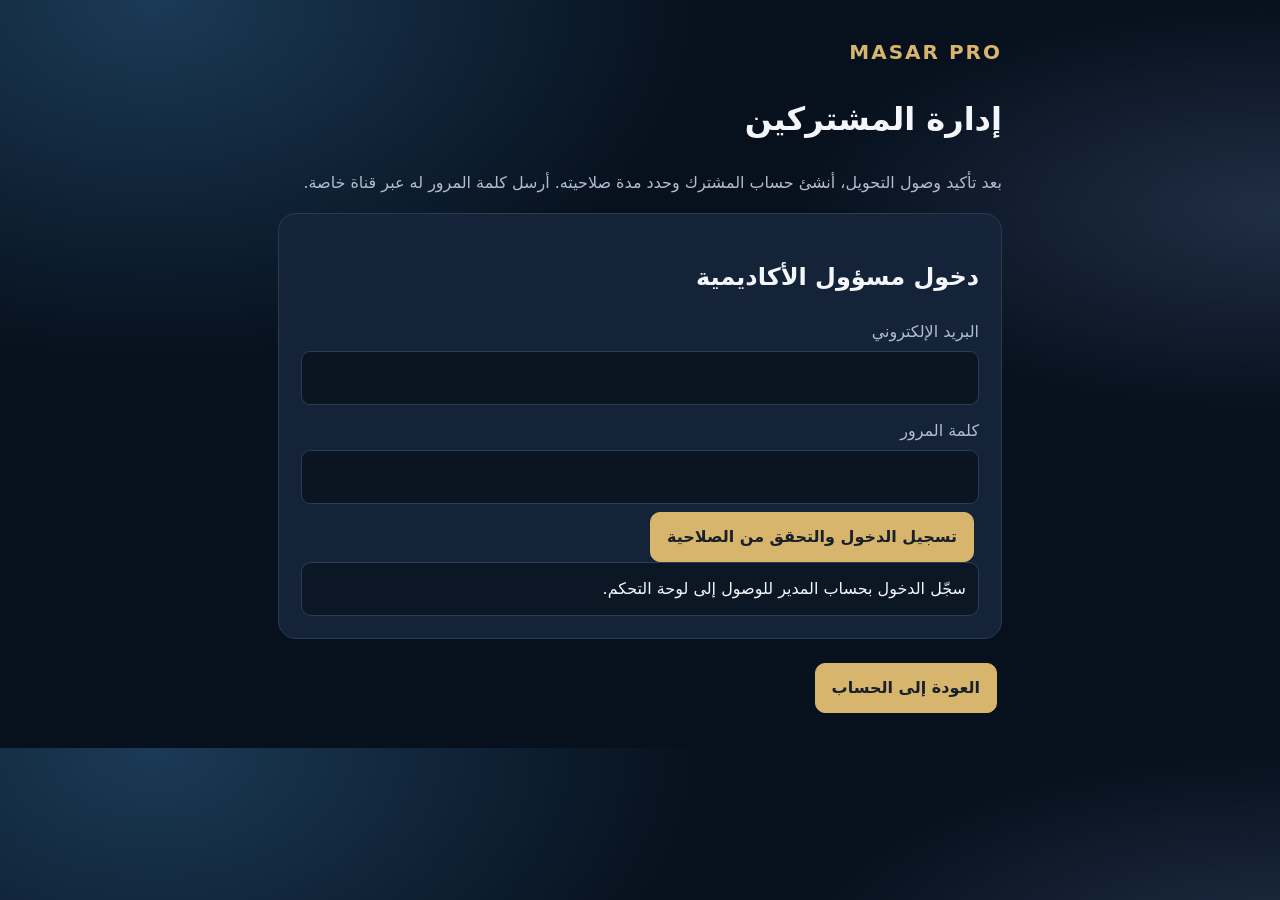
<file: admin.html>
<!doctype html>
<html lang="ar" dir="rtl">
<head>
<meta charset="utf-8"><meta name="viewport" content="width=device-width,initial-scale=1"><meta name="robots" content="noindex,nofollow">
<title>إدارة المشتركين | MASAR PRO</title>
<style>
:root{color-scheme:dark;--panel:#152338;--line:#2a3c53;--gold:#d8b56c;--text:#f2f5fa;--muted:#b0bdcc}*{box-sizing:border-box}body{margin:0;background:#0a111d;color:var(--text);font-family:system-ui,Tahoma,sans-serif;line-height:1.8}.wrap{max-width:760px;margin:35px auto;padding:0 18px}.panel{background:var(--panel);border:1px solid var(--line);border-radius:18px;padding:22px;margin:14px 0}.brand{color:var(--gold);font-weight:900}label{display:block;margin:12px 0 5px;color:var(--muted)}input{width:100%;padding:12px;border-radius:9px;border:1px solid var(--line);background:#0b1421;color:var(--text);font:inherit}button,a{display:inline-block;padding:10px 16px;border-radius:10px;border:1px solid var(--gold);background:var(--gold);color:#17202b;font:inherit;font-weight:800;cursor:pointer;text-decoration:none;margin:8px 5px 0 0}.secondary{background:transparent;color:var(--gold)}.muted{color:var(--muted)}.status{padding:12px;border-radius:10px;background:#0c1725;border:1px solid var(--line);white-space:pre-wrap}.good{color:#72d1aa}.bad{color:#f29b91}.hide{display:none!important}
</style><link rel="stylesheet" href="./assets/masar-iphone-design.css">
</head>
<body><main class="wrap">
<div class="brand">MASAR PRO</div><h1>إدارة المشتركين</h1>
<p class="muted">بعد تأكيد وصول التحويل، أنشئ حساب المشترك وحدد مدة صلاحيته. أرسل كلمة المرور له عبر قناة خاصة.</p>
<section id="loginPanel" class="panel">
<h2>دخول مسؤول الأكاديمية</h2>
<label for="loginEmail">البريد الإلكتروني</label><input id="loginEmail" type="email" autocomplete="username">
<label for="loginPassword">كلمة المرور</label><input id="loginPassword" type="password" autocomplete="current-password">
<button id="login">تسجيل الدخول والتحقق من الصلاحية</button>
<div id="loginMessage" class="status" role="status" aria-live="polite">سجّل الدخول بحساب المدير للوصول إلى لوحة التحكم.</div>
</section>
<section id="panel" class="panel hide">
<div style="display:flex;justify-content:space-between;align-items:center;gap:10px;flex-wrap:wrap"><h2>إضافة مشترك جديد</h2><button class="secondary" id="logout" type="button">تسجيل الخروج</button></div>
<label for="displayName">اسم المشترك</label><input id="displayName" type="text" maxlength="80" autocomplete="off" required>
<label for="email">البريد الإلكتروني</label><input id="email" type="email" autocomplete="off" required>
<p class="muted">سيُنشئ النظام كلمة مرور مؤقتة قوية من 16 خانة تشمل أحرفاً كبيرة وصغيرة وأرقاماً. يجب على المشترك تغييرها عند أول تسجيل دخول.</p>
<label for="permanent">نوع الوصول</label><label><input id="permanent" type="checkbox" style="width:auto"> وصول دائم (بدون تاريخ انتهاء)</label><label for="days">مدة الاشتراك بالأيام</label><input id="days" type="number" min="1" max="3650" value="30">
<button id="create">إنشاء الحساب وتفعيل الاشتراك</button>
<div id="result" class="status" role="status" aria-live="polite">بانتظار العملية.</div><hr>
<h2>المشتركون الحاليون</h2><button id="refresh" type="button">تحديث القائمة</button><div id="users" class="status">اضغط تحديث القائمة لعرض الحسابات.</div>
</section><p><a href="./account.html">العودة إلى الحساب</a></p>
</main>
<script src="./assets/masar-config.js"></script>
<script src="./assets/masar-auth-session.js"></script>
<script>
const cfg=window.MASAR_CONFIG||{},$=id=>document.getElementById(id),authSession=window.MASARAuthSession;let session=null;
const loginMsg=(t,k="")=>{$("loginMessage").textContent=t;$("loginMessage").className="status "+k};
const say=(t,k="")=>{$("result").textContent=t;$("result").className="status "+k};
function ready(){return /^https:\/\//.test(cfg.supabaseUrl||"")&&typeof cfg.supabaseAnonKey==="string"&&cfg.supabaseAnonKey.length>20}
async function auth(path,method="GET",body=null,token=null){const headers={apikey:cfg.supabaseAnonKey,"Content-Type":"application/json"};if(token)headers.Authorization="Bearer "+token;const r=await fetch(cfg.supabaseUrl.replace(/\/$/,"")+"/auth/v1/"+path,{method,headers,...(body?{body:JSON.stringify(body)}:{})});const d=await r.json().catch(()=>({}));if(!r.ok)throw new Error(d.msg||d.message||d.error_description||d.error||"تعذر تسجيل الدخول");return d}
async function invoke(action,extra={},accessToken=null){const url=cfg.supabaseUrl.replace(/\/$/,"")+"/functions/v1/masar-admin-users",options={method:"POST",headers:{apikey:cfg.supabaseAnonKey,"Content-Type":"application/json"},body:JSON.stringify({action,...extra})};let r;if(accessToken){options.headers.Authorization="Bearer "+accessToken;r=await fetch(url,options)}else{session=await authSession.getValidSession();r=await authSession.authorizedFetch(url,options)}const d=await r.json().catch(()=>({}));if(!r.ok){const detail=[d.error,d.code,d.message].filter(Boolean).join(" — ");throw new Error(detail||"تعذر تنفيذ العملية");}return d}
function showAdmin(){$("loginPanel").classList.add("hide");$("panel").classList.remove("hide");refreshUsers()}
async function verifyAdmin(){await invoke("whoami");showAdmin()}
$("login").onclick=async()=>{try{$("login").disabled=true;loginMsg("جارٍ التحقق من الحساب…");const d=await auth("token?grant_type=password","POST",{email:$("loginEmail").value.trim(),password:$("loginPassword").value});if(!d.access_token||!d.refresh_token)throw Error("لم يتم إصدار جلسة. تحقق من بيانات الدخول.");await invoke("whoami",{},d.access_token);session=authSession.accept(d);showAdmin();loginMsg("تم التحقق من صلاحية المدير.","good")}catch(e){session=null;$("panel").classList.add("hide");$("loginPanel").classList.remove("hide");loginMsg(e.message==="admin_only"?"هذا الحساب ليس ضمن مديري الأكاديمية.":e.message,"bad")}finally{$("login").disabled=false}};
$("logout").onclick=()=>{authSession.clear();session=null;$("panel").classList.add("hide");$("loginPanel").classList.remove("hide");$("loginPassword").value="";loginMsg("تم تسجيل الخروج.")};
async function refreshUsers(){try{const d=await invoke("list_users"),host=$("users");host.innerHTML="";if(!d.users.length){host.textContent="لا يوجد مشتركون.";return}for(const u of d.users){const row=document.createElement("div");row.style.cssText="border-bottom:1px solid #2a3c53;padding:10px 0";const active=u.status==="active"&&(!u.current_period_end||Date.parse(u.current_period_end)>Date.now());const info=document.createElement("div");const expiry=u.current_period_end?new Date(u.current_period_end).toLocaleDateString("ar-OM"):"";info.textContent=(u.display_name?u.display_name+" — ":"")+(u.email||u.id)+" — "+(active?(u.current_period_end?"فعّال حتى "+expiry:"وصول دائم — فعّال"):"غير فعّال"+(expiry?" — انتهى "+expiry:""));row.append(info);const nameInput=document.createElement("input");nameInput.type="text";nameInput.maxLength=80;nameInput.value=u.display_name||"";nameInput.setAttribute("aria-label","اسم المشترك");row.append(nameInput);const saveName=document.createElement("button");saveName.textContent="حفظ الاسم";saveName.className="secondary";saveName.onclick=async()=>{try{await invoke("set_display_name",{user_id:u.id,display_name:nameInput.value.trim()});say("تم حفظ اسم المشترك.","good");refreshUsers()}catch(e){say(e.message,"bad")}};row.append(saveName);const reset=document.createElement("button");reset.textContent="إعادة تعيين كلمة المرور";reset.className="secondary";reset.onclick=async()=>{if(!confirm("سيتم استبدال كلمة مرور هذا المشترك وإجباره على تعيين كلمة جديدة عند الدخول التالي. هل تريد المتابعة؟"))return;reset.disabled=true;try{const result=await invoke("reset_password",{user_id:u.id});say("تمت إعادة تعيين كلمة المرور.\\nالبريد: "+result.user.email+"\\nكلمة المرور المؤقتة: "+result.temporary_password+"\\nيجب تغييرها عند أول دخول. احتفظ بها بسرية ولا تشارك لقطة الشاشة.","good")}catch(e){say(e.message,"bad")}finally{reset.disabled=false}};row.append(reset);const days=document.createElement("input");days.type="number";days.min="1";days.max="3650";days.value="30";days.setAttribute("aria-label","مدة التمديد بالأيام");row.append(days);const permanentLabel=document.createElement("label");const permanent=document.createElement("input");permanent.type="checkbox";permanent.checked=!u.current_period_end;permanent.style.width="auto";permanentLabel.append(permanent,document.createTextNode(" وصول دائم"));row.append(permanentLabel);const renew=document.createElement("button");renew.textContent="تفعيل / تجديد";renew.onclick=async()=>{try{await invoke("set_access",{user_id:u.id,days:Number(days.value),permanent:permanent.checked});say("تم تحديث الاشتراك.","good");refreshUsers()}catch(e){say(e.message,"bad")}};row.append(renew);const stop=document.createElement("button");stop.textContent="إيقاف";stop.onclick=async()=>{if(!confirm("تأكيد إيقاف الاشتراك؟"))return;try{await invoke("set_access",{user_id:u.id,days:0});say("تم إيقاف الاشتراك.","good");refreshUsers()}catch(e){say(e.message,"bad")}};row.append(stop);host.append(row)}}catch(e){$("users").textContent=e.message}}
$("refresh").onclick=refreshUsers;
$("permanent").onchange=()=>{$("days").disabled=$("permanent").checked};
$("create").onclick=async()=>{try{$("create").disabled=true;say("جارٍ إنشاء الحساب…");const permanent=$("permanent").checked;const d=await invoke("create_user",{display_name:$("displayName").value.trim(),email:$("email").value.trim(),days:Number($("days").value),permanent});say("تم إنشاء الحساب بنجاح.\nالبريد: "+d.user.email+"\nكلمة المرور المؤقتة: "+d.temporary_password+"\nيجب على المشترك تغييرها عند أول دخول.\n"+(d.current_period_end?"ينتهي الاشتراك: "+new Date(d.current_period_end).toLocaleString("ar-OM"):"نوع الوصول: دائم"),"good");$("email").value="";$("displayName").value="";refreshUsers()}catch(e){say(e.message,"bad")}finally{$("create").disabled=false}};
(async()=>{if(!ready()){loginMsg("إعداد اتصال Supabase غير مكتمل.","bad");return}if(!sessionStorage.getItem("masar_auth_session"))return;try{session=await authSession.getValidSession();await verifyAdmin();loginMsg("تم استعادة جلسة الإدارة.","good")}catch(e){session=null;$("panel").classList.add("hide");$("loginPanel").classList.remove("hide");if(e.code==="MASAR_SESSION_EXPIRED")authSession.clear();loginMsg(e.message,"bad")}})();
</script></body></html>
</file>
<file: assets/masar-iphone-design.css>
/* MASAR PRO — visible dashboard redesign, responsive web/PWA. */
:root {
  --masar-ink: #07111e;
  --masar-panel: #101f31;
  --masar-panel-raised: #172b42;
  --masar-stroke: #304861;
  --masar-accent: #e8c77f;
  --masar-accent-ink: #182131;
  --masar-copy: #f4f6fb;
  --masar-copy-muted: #b9c6d5;
  --masar-radius: 22px;
}
html { scroll-padding-top: 6rem; }
body {
  background:
    radial-gradient(ellipse at 12% 0%, #1b3a56 0, transparent 34rem),
    radial-gradient(ellipse at 100% 28%, #202e45 0, transparent 30rem),
    var(--masar-ink);
  color: var(--masar-copy);
  font-size: 16px;
  line-height: 1.75;
}
.shell { width: min(100% - 40px, 1240px); padding-inline: 0; }
.top {
  background: rgb(7 17 30 / 92%);
  border-bottom: 1px solid rgb(141 170 199 / 22%);
  box-shadow: 0 12px 30px rgb(0 0 0 / 16%);
}
.topin { min-height: 76px; gap: 18px; }
.brand { font-size: 20px; letter-spacing: 2px; }
.brand small { color: #c0ccda; font-size: 11px; letter-spacing: .5px; }
.nav { gap: 5px; }
.nav button {
  min-height: 42px;
  padding: 9px 13px;
  border: 1px solid transparent;
  border-radius: 999px;
  color: #c2cede;
  font-size: 14px;
  transition: background .18s ease, color .18s ease, border-color .18s ease;
}
.nav button.active {
  color: #fff2cf;
  background: #263b52;
  border-color: #526b82;
}
.nav button:hover { color: #fff; background: #1b3047; border-color: #3b536b; }
.ghost { border-color: #3a5068; color: #e5edf6; }
.hero {
  position: relative;
  isolation: isolate;
  margin-top: 28px;
  padding: clamp(28px, 5vw, 58px);
  border: 1px solid #405b74;
  border-radius: 28px;
  overflow: hidden;
  background:
    radial-gradient(ellipse at 8% 8%, rgb(232 199 127 / 14%), transparent 45%),
    linear-gradient(125deg, #1a3048 0%, #102137 54%, #0d1929 100%);
  box-shadow: 0 24px 70px rgb(0 0 0 / 24%), inset 0 1px 0 rgb(255 255 255 / 5%);
}
.hero::after {
  content: "";
  position: absolute;
  z-index: -1;
  inset: auto -70px -170px auto;
  width: 360px;
  height: 360px;
  border: 1px solid rgb(232 199 127 / 18%);
  border-radius: 50%;
  box-shadow: 0 0 0 34px rgb(232 199 127 / 3%), 0 0 0 70px rgb(232 199 127 / 2%);
}
.eyebrow { color: #f0d99f; letter-spacing: .02em; }
.hero h1 {
  max-width: 900px;
  margin: 16px 0;
  font-size: clamp(34px, 5.2vw, 62px);
  line-height: 1.23;
  letter-spacing: -.025em;
}
.hero p { max-width: 760px; color: #d1dce8; font-size: 18px; line-height: 1.85; }
.gold { color: #f3d99d; }
.actions { gap: 12px; margin-top: 24px; }
.btn {
  min-height: 48px;
  padding: 12px 20px;
  border-radius: 13px;
  border-color: #f0d69b;
  background: linear-gradient(135deg, #f3d99d, #d7b56b);
  color: #17202b;
  box-shadow: 0 8px 22px rgb(0 0 0 / 16%), inset 0 1px 0 rgb(255 255 255 / 45%);
}
.btn.alt { background: #162a40; color: #f3d99d; border-color: #526a82; box-shadow: none; }
main.shell { padding-bottom: 30px; }
.stats { gap: 14px; margin: 26px 0 20px; }
.stat {
  position: relative;
  min-height: 126px;
  padding: 22px 24px;
  background: linear-gradient(145deg, #182d43, #101e30);
  border: 1px solid #38516b;
  border-radius: 19px;
  box-shadow: 0 12px 28px rgb(0 0 0 / 15%), inset 0 1px 0 rgb(255 255 255 / 4%);
}
.stat strong { font-size: clamp(27px, 3vw, 36px); line-height: 1.25; color: #f3d99d; }
.stat span { display: block; margin-top: 8px; color: #c3cfdd; font-size: 14px; }
.card {
  background: linear-gradient(145deg, #14263a, #0f1c2c);
  border: 1px solid #304861;
  border-radius: 20px;
  box-shadow: 0 12px 30px rgb(0 0 0 / 12%);
}
.section { margin: 34px 0; }
.sectionhead { margin-bottom: 18px; }
.sectionhead h2, .section h2 { font-size: clamp(23px, 2.4vw, 30px); letter-spacing: -.015em; }
.sectionhead .pill { align-self: center; }
#homeView .sectionhead { padding-bottom: 13px; border-bottom: 1px solid #2b425a; }
#homeView .grid { grid-template-columns: repeat(3, minmax(0, 1fr)); gap: 16px; }
#homeView .unit {
  min-height: 230px;
  padding: 22px;
  border-radius: 19px;
  background: linear-gradient(150deg, #182d43, #101e30);
  border: 1px solid #334c65;
  box-shadow: 0 10px 24px rgb(0 0 0 / 12%);
  transition: transform .18s ease, border-color .18s ease, box-shadow .18s ease;
}
#homeView .unit:not(.locked):hover {
  transform: translateY(-3px);
  border-color: #9c875a;
  box-shadow: 0 16px 30px rgb(0 0 0 / 22%);
}
#homeView .unit .num { color: #f0d99f; font-size: 13px; }
#homeView .unit h3 { margin: 10px 0; font-size: 21px; line-height: 1.4; }
#homeView .unit p { min-height: 0; color: #c1cedc; font-size: 15px; line-height: 1.75; }
#homeView .unit .status { display: inline-flex; margin-top: 12px; padding: 5px 10px; border: 1px solid #355b50; border-radius: 999px; background: #17342f; color: #a6e4c6; }
#homeView .unit.locked { opacity: .68; }
.progress { height: 11px; background: #2b4056; }
.progress span { background: linear-gradient(90deg, #c49c55, #f4dca3); }
.notice { border-color: #78633e; background: linear-gradient(135deg, #2b281f, #1c2027); }
.pill { border-color: #415a72; color: #d3deea; background: #14263a; }
.view .card { padding: clamp(18px, 3vw, 30px); }
.lessonhead { padding-bottom: 18px; border-bottom: 1px solid #304861; }
.lessonbody { max-width: 76ch; font-size: 17px; line-height: 1.9; }
.lessonbody p, .lessonbody li { color: #d7e1ec; }
.exercise { background: #10283a; border-color: #47667c; }
.option { min-height: 48px; padding: 12px 14px; border-radius: 12px; }
.option:has(input:checked) { background: #293b4d; border-color: #e0bf77; }
@media (max-width: 1000px) {
  .shell { width: min(100% - 32px, 860px); }
  .topin { flex-wrap: wrap; padding-block: 10px; }
  .nav { order: 3; width: 100%; overflow-x: auto; flex-wrap: nowrap; }
  .nav button { flex: 0 0 auto; white-space: nowrap; }
  #homeView .grid { grid-template-columns: repeat(2, minmax(0, 1fr)); }
}
@media (max-width: 600px) {
  html { scroll-padding-top: 8.5rem; }
  body { font-size: 16px; line-height: 1.7; }
  .shell { width: min(100% - 24px, 520px); }
  .top { position: sticky; top: 0; padding-top: env(safe-area-inset-top); }
  .topin { gap: 7px; padding-block: 8px 5px; }
  .brand { font-size: 17px; }
  .brand small { font-size: 10px; }
  .nav { gap: 6px; padding: 4px 1px 7px; scrollbar-width: thin; overscroll-behavior-x: contain; }
  .nav button { min-height: 44px; padding: 9px 13px; font-size: 13px; }
  .hero { margin-top: 14px; padding: 25px 21px 26px; border-radius: 22px; }
  .hero h1 { font-size: clamp(30px, 8.3vw, 39px); line-height: 1.32; }
  .hero p { font-size: 16px; line-height: 1.8; }
  .actions { display: grid; grid-template-columns: 1fr; }
  .actions > .btn { width: 100%; }
  .stats { gap: 10px; margin: 18px 0; }
  .stat { min-height: 105px; padding: 15px; border-radius: 16px; }
  .stat strong { font-size: 26px; }
  .stat span { margin-top: 5px; font-size: 13px; }
  .card { border-radius: 17px; }
  #homeView .grid { grid-template-columns: minmax(0, 1fr); gap: 12px; }
  #homeView .unit { min-height: 0; padding: 19px; }
  #homeView .unit h3 { font-size: 20px; }
  #homeView .unit p { margin-bottom: 8px; }
  .section { margin-block: 26px; }
  .sectionhead { align-items: flex-start; flex-direction: column; }
  .sectionhead .pill { align-self: flex-start; }
  .sectionhead h2, .section h2 { font-size: 23px; }
  .view .card { padding: 17px; }
  .lessonhead { flex-direction: column; }
  .lessonbody { font-size: 17px; }
  .toolgrid, .strategy-grid, .glossary { grid-template-columns: minmax(0, 1fr); }
  .tablewrap, .lesson-reference, .visual-canvas { max-width: 100%; overflow-x: auto; }
  .field input, .field select, .field textarea { font-size: 16px; min-height: 48px; }
}
@media (prefers-reduced-motion: reduce) {
  *, *::before, *::after { scroll-behavior: auto !important; transition-duration: .01ms !important; animation-duration: .01ms !important; }
}
@media (forced-colors: active) {
  .hero, .card, .stat, #homeView .unit, .btn { border: 1px solid CanvasText; }
}
</file>
